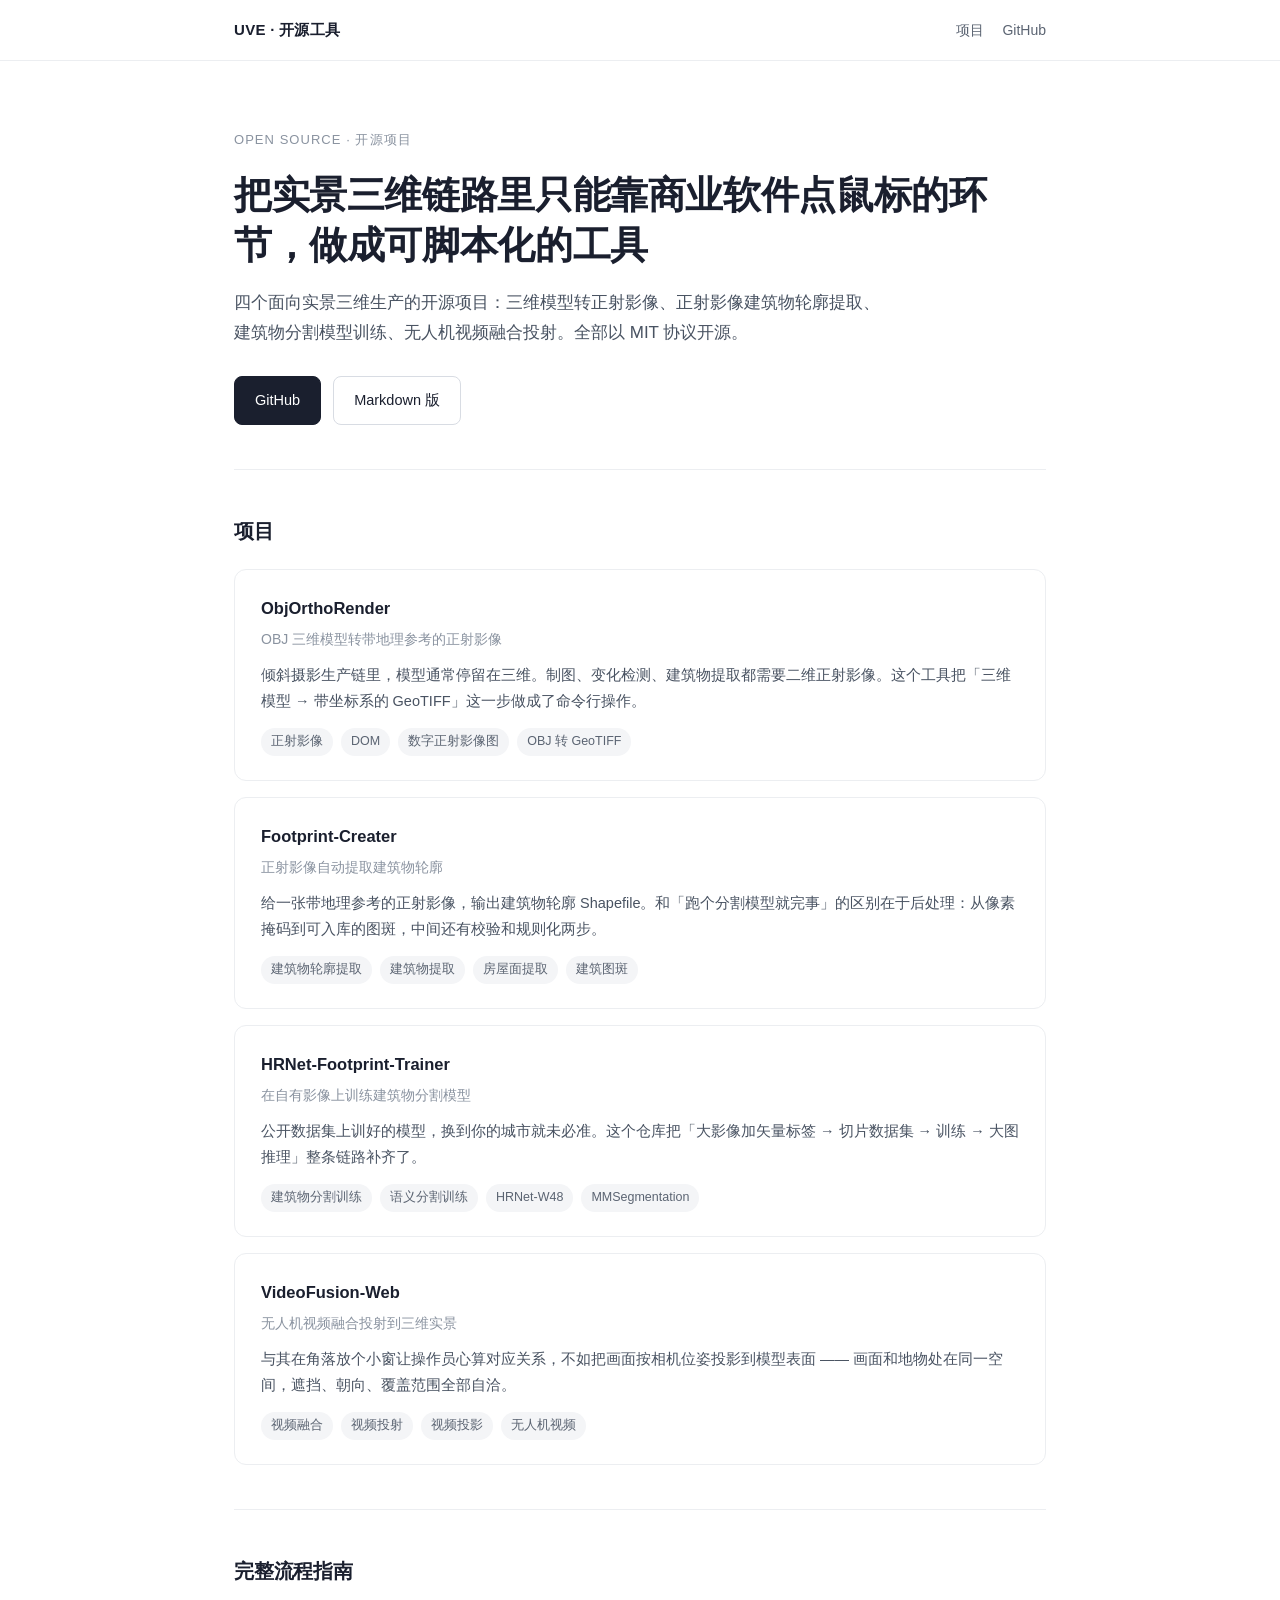
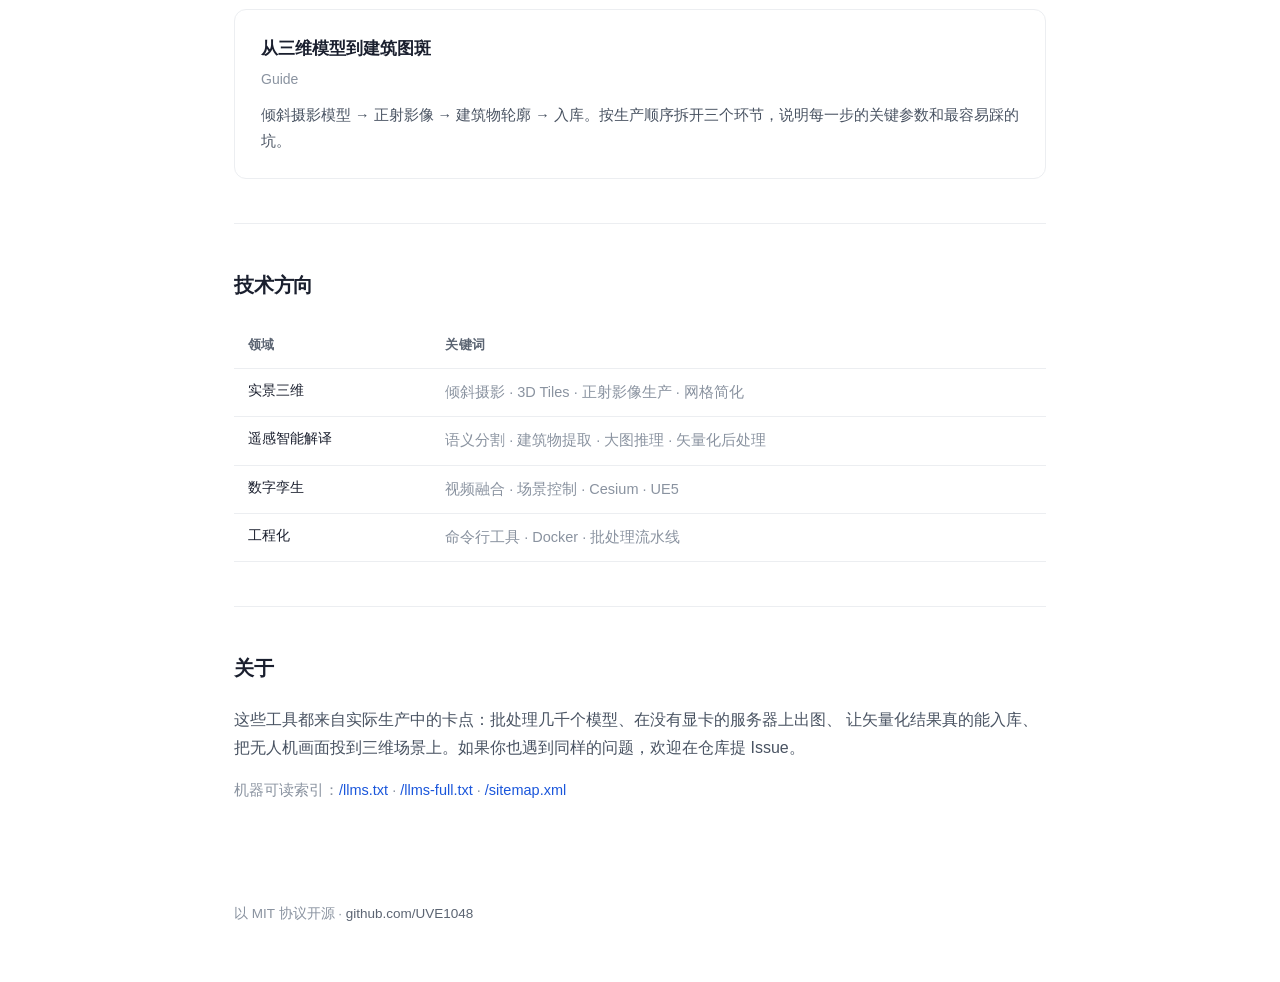
<file: index.html>
<!DOCTYPE html>
<html lang="zh-CN">
<head>
<meta charset="utf-8">
<meta name="viewport" content="width=device-width,initial-scale=1">
<title>UVE · 三维 GIS、摄影测量与遥感影像处理开源工具</title>
<meta name="description" content="三维 GIS、摄影测量与遥感影像处理的开源工具：OBJ 模型转正射影像、正射影像建筑物轮廓提取、建筑物分割模型训练、无人机视频融合投射。全部 MIT 开源。">
<meta name="keywords" content="正射影像, DOM, 建筑物轮廓提取, 建筑物提取, 遥感影像, 语义分割, HRNet, 视频融合, 数字孪生, 倾斜摄影, 实景三维, GIS, 摄影测量, orthophoto, building footprint, digital twin">
<meta name="author" content="UVE">
<link rel="canonical" href="https://uve1048.github.io/">
<meta property="og:type" content="website">
<meta property="og:site_name" content="UVE · 三维 GIS 与遥感开源工具">
<meta property="og:title" content="UVE · 三维 GIS、摄影测量与遥感影像处理开源工具">
<meta property="og:description" content="三维 GIS、摄影测量与遥感影像处理的开源工具：OBJ 模型转正射影像、正射影像建筑物轮廓提取、建筑物分割模型训练、无人机视频融合投射。全部 MIT 开源。">
<meta property="og:url" content="https://uve1048.github.io/">
<meta property="og:image" content="https://raw.githubusercontent.com/UVE1048/ObjOrthoRender/main/assets/social-preview.png">
<meta name="twitter:card" content="summary_large_image">
<meta name="twitter:title" content="UVE · 三维 GIS、摄影测量与遥感影像处理开源工具">
<meta name="twitter:description" content="三维 GIS、摄影测量与遥感影像处理的开源工具：OBJ 模型转正射影像、正射影像建筑物轮廓提取、建筑物分割模型训练、无人机视频融合投射。全部 MIT 开源。">
<meta name="twitter:image" content="https://raw.githubusercontent.com/UVE1048/ObjOrthoRender/main/assets/social-preview.png">
<link rel="stylesheet" href="/style.css">
<link rel="alternate" type="text/markdown" href="https://uve1048.github.io/index.md">
<script type="application/ld+json">[{"@context": "https://schema.org", "@type": "CollectionPage", "name": "UVE · 三维 GIS 与遥感开源工具", "description": "三维 GIS、摄影测量与遥感影像处理的开源工具：OBJ 模型转正射影像、正射影像建筑物轮廓提取、建筑物分割模型训练、无人机视频融合投射。全部 MIT 开源。", "url": "https://uve1048.github.io/", "hasPart": [{"@type": "SoftwareApplication", "name": "ObjOrthoRender", "url": "https://uve1048.github.io/obj-ortho-render/", "description": "倾斜摄影生产链里，模型通常停留在三维。制图、变化检测、建筑物提取都需要二维正射影像。这个工具把「三维模型 → 带坐标系的 GeoTIFF」这一步做成了命令行操作。"}, {"@type": "SoftwareApplication", "name": "Footprint-Creater", "url": "https://uve1048.github.io/footprint-creater/", "description": "给一张带地理参考的正射影像，输出建筑物轮廓 Shapefile。和「跑个分割模型就完事」的区别在于后处理：从像素掩码到可入库的图斑，中间还有校验和规则化两步。"}, {"@type": "SoftwareApplication", "name": "HRNet-Footprint-Trainer", "url": "https://uve1048.github.io/hrnet-footprint-trainer/", "description": "公开数据集上训好的模型，换到你的城市就未必准。这个仓库把「大影像加矢量标签 → 切片数据集 → 训练 → 大图推理」整条链路补齐了。"}, {"@type": "SoftwareApplication", "name": "VideoFusion-Web", "url": "https://uve1048.github.io/video-fusion-web/", "description": "与其在角落放个小窗让操作员心算对应关系，不如把画面按相机位姿投影到模型表面 —— 画面和地物处在同一空间，遮挡、朝向、覆盖范围全部自洽。"}]}, {"@context": "https://schema.org", "@type": "WebSite", "name": "UVE · 开源工具", "url": "https://uve1048.github.io/", "inLanguage": "zh-CN", "author": {"@type": "Person", "name": "UVE", "url": "https://github.com/UVE1048"}}]</script>
</head>
<body style="--accent:#1a56db">
<header class="top"><div class="wrap">
<a class="brand" href="/">UVE · 开源工具</a>
<nav>
<a href="/#projects">项目</a>
<a href="https://github.com/UVE1048">GitHub</a>
</nav>
</div></header>
<div class="wrap">
  <div class="hero">
    <span class="eyebrow">Open Source · 开源项目</span>
    <h1>把实景三维链路里只能靠商业软件点鼠标的环节，做成可脚本化的工具</h1>
    <p class="lede">四个面向实景三维生产的开源项目：三维模型转正射影像、正射影像建筑物轮廓提取、
    建筑物分割模型训练、无人机视频融合投射。全部以 MIT 协议开源。</p>
    <div class="btnrow">
      <a class="btn primary" href="https://github.com/UVE1048">GitHub</a>
      <a class="btn" href="/index.md">Markdown 版</a>
    </div>
  </div>

  <section id="projects">
    <h2>项目</h2>
    <div class="cards">
    <a class="card" href="/obj-ortho-render/">
      <div class="t">ObjOrthoRender</div>
      <div class="s">OBJ 三维模型转带地理参考的正射影像</div>
      <p class="d">倾斜摄影生产链里，模型通常停留在三维。制图、变化检测、建筑物提取都需要二维正射影像。这个工具把「三维模型 → 带坐标系的 GeoTIFF」这一步做成了命令行操作。</p>
      <div class="tags"><span>正射影像</span><span> DOM</span><span> 数字正射影像图</span><span> OBJ 转 GeoTIFF</span></div>
    </a>
    <a class="card" href="/footprint-creater/">
      <div class="t">Footprint-Creater</div>
      <div class="s">正射影像自动提取建筑物轮廓</div>
      <p class="d">给一张带地理参考的正射影像，输出建筑物轮廓 Shapefile。和「跑个分割模型就完事」的区别在于后处理：从像素掩码到可入库的图斑，中间还有校验和规则化两步。</p>
      <div class="tags"><span>建筑物轮廓提取</span><span> 建筑物提取</span><span> 房屋面提取</span><span> 建筑图斑</span></div>
    </a>
    <a class="card" href="/hrnet-footprint-trainer/">
      <div class="t">HRNet-Footprint-Trainer</div>
      <div class="s">在自有影像上训练建筑物分割模型</div>
      <p class="d">公开数据集上训好的模型，换到你的城市就未必准。这个仓库把「大影像加矢量标签 → 切片数据集 → 训练 → 大图推理」整条链路补齐了。</p>
      <div class="tags"><span>建筑物分割训练</span><span> 语义分割训练</span><span> HRNet-W48</span><span> MMSegmentation</span></div>
    </a>
    <a class="card" href="/video-fusion-web/">
      <div class="t">VideoFusion-Web</div>
      <div class="s">无人机视频融合投射到三维实景</div>
      <p class="d">与其在角落放个小窗让操作员心算对应关系，不如把画面按相机位姿投影到模型表面 —— 画面和地物处在同一空间，遮挡、朝向、覆盖范围全部自洽。</p>
      <div class="tags"><span>视频融合</span><span> 视频投射</span><span> 视频投影</span><span> 无人机视频</span></div>
    </a>
    </div>
  </section>


  <section>
    <h2>完整流程指南</h2>
    <a class="card" href="/guide/">
      <div class="t">从三维模型到建筑图斑</div>
      <div class="s">Guide</div>
      <p class="d">倾斜摄影模型 → 正射影像 → 建筑物轮廓 → 入库。按生产顺序拆开三个环节，说明每一步的关键参数和最容易踩的坑。</p>
    </a>
  </section>
  <section>
    <h2>技术方向</h2>
    <table>
      <thead><tr><th>领域</th><th>关键词</th></tr></thead>
      <tbody>
        <tr><td>实景三维</td><td>倾斜摄影 · 3D Tiles · 正射影像生产 · 网格简化</td></tr>
        <tr><td>遥感智能解译</td><td>语义分割 · 建筑物提取 · 大图推理 · 矢量化后处理</td></tr>
        <tr><td>数字孪生</td><td>视频融合 · 场景控制 · Cesium · UE5</td></tr>
        <tr><td>工程化</td><td>命令行工具 · Docker · 批处理流水线</td></tr>
      </tbody>
    </table>
  </section>

  <section>
    <h2>关于</h2>
    <p style="color:#495362">这些工具都来自实际生产中的卡点：批处理几千个模型、在没有显卡的服务器上出图、
    让矢量化结果真的能入库、把无人机画面投到三维场景上。如果你也遇到同样的问题，欢迎在仓库提 Issue。</p>
    <p style="color:#8a93a0;font-size:14.5px">机器可读索引：<a href="/llms.txt">/llms.txt</a> ·
    <a href="/llms-full.txt">/llms-full.txt</a> · <a href="/sitemap.xml">/sitemap.xml</a></p>
  </section>
</div>
<footer><div class="wrap">以 MIT 协议开源 · <a href="https://github.com/UVE1048">github.com/UVE1048</a></div></footer>
</body>
</html>
</file>
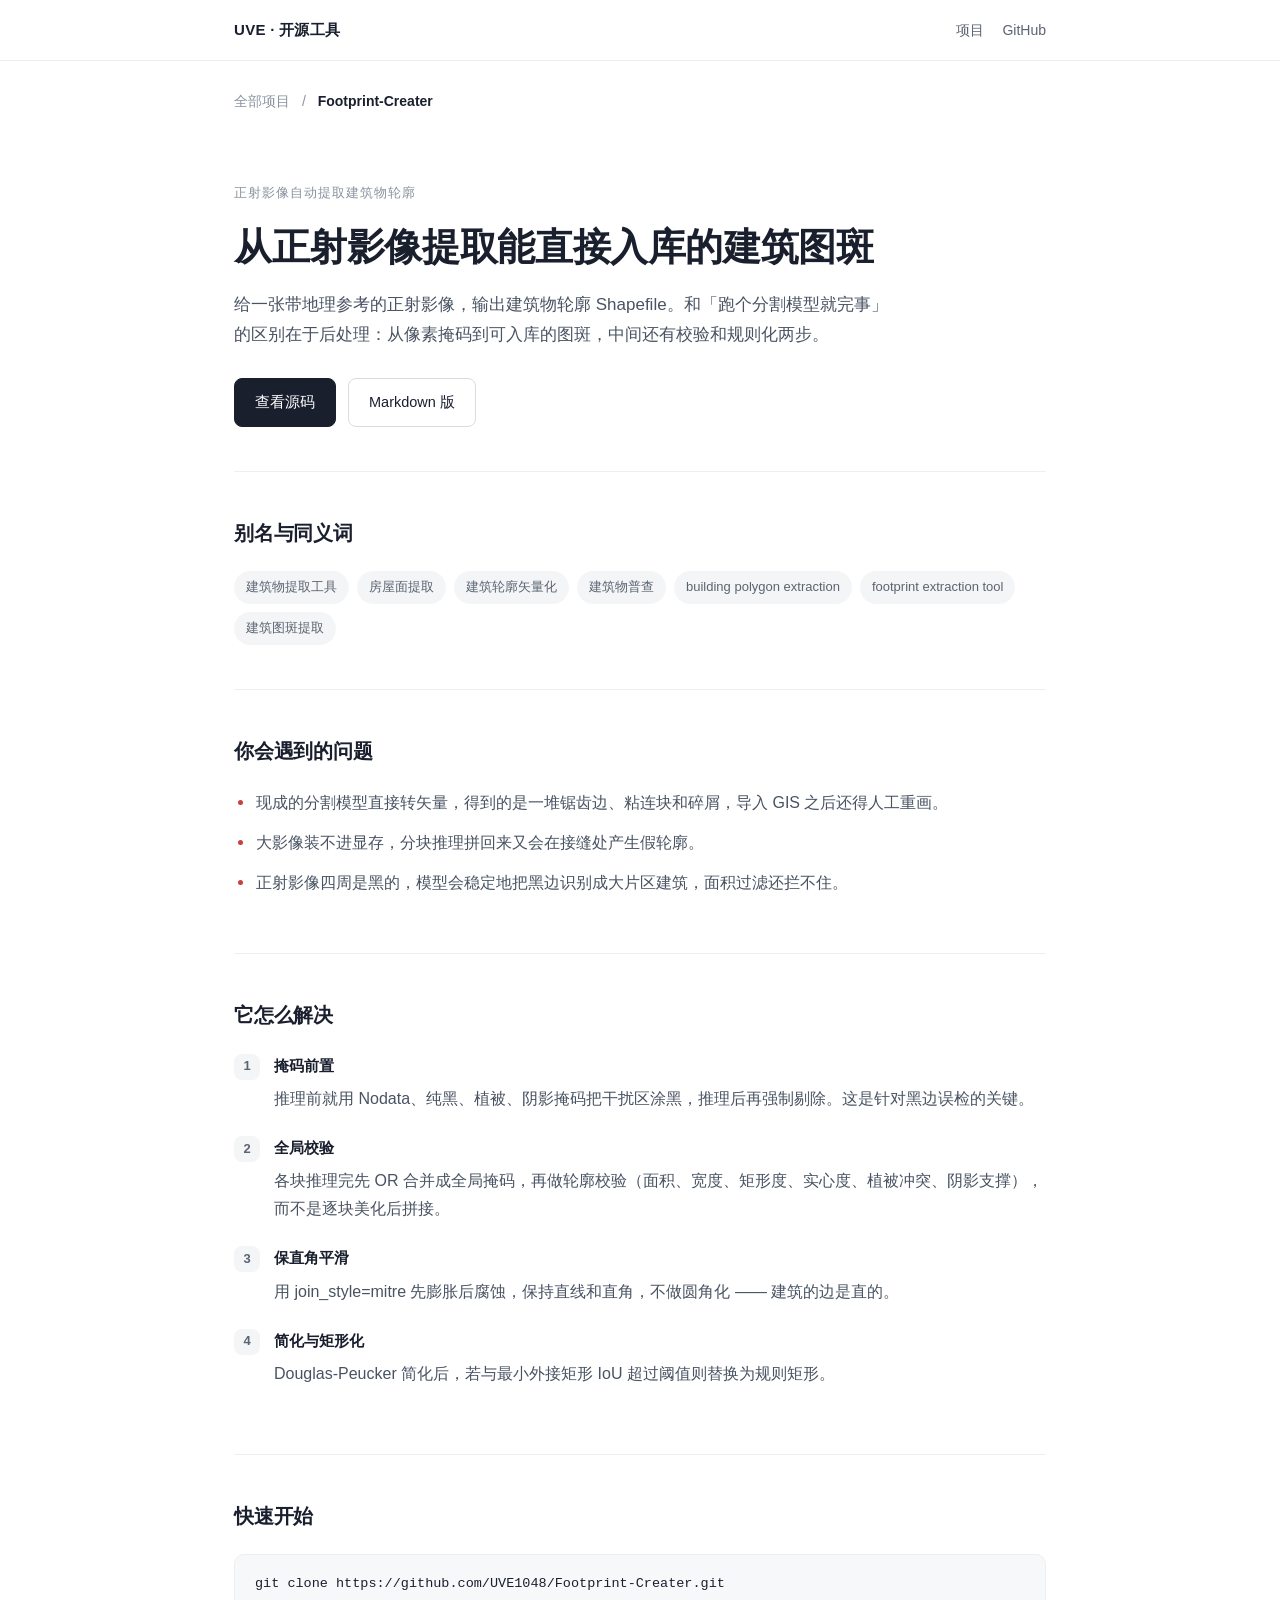
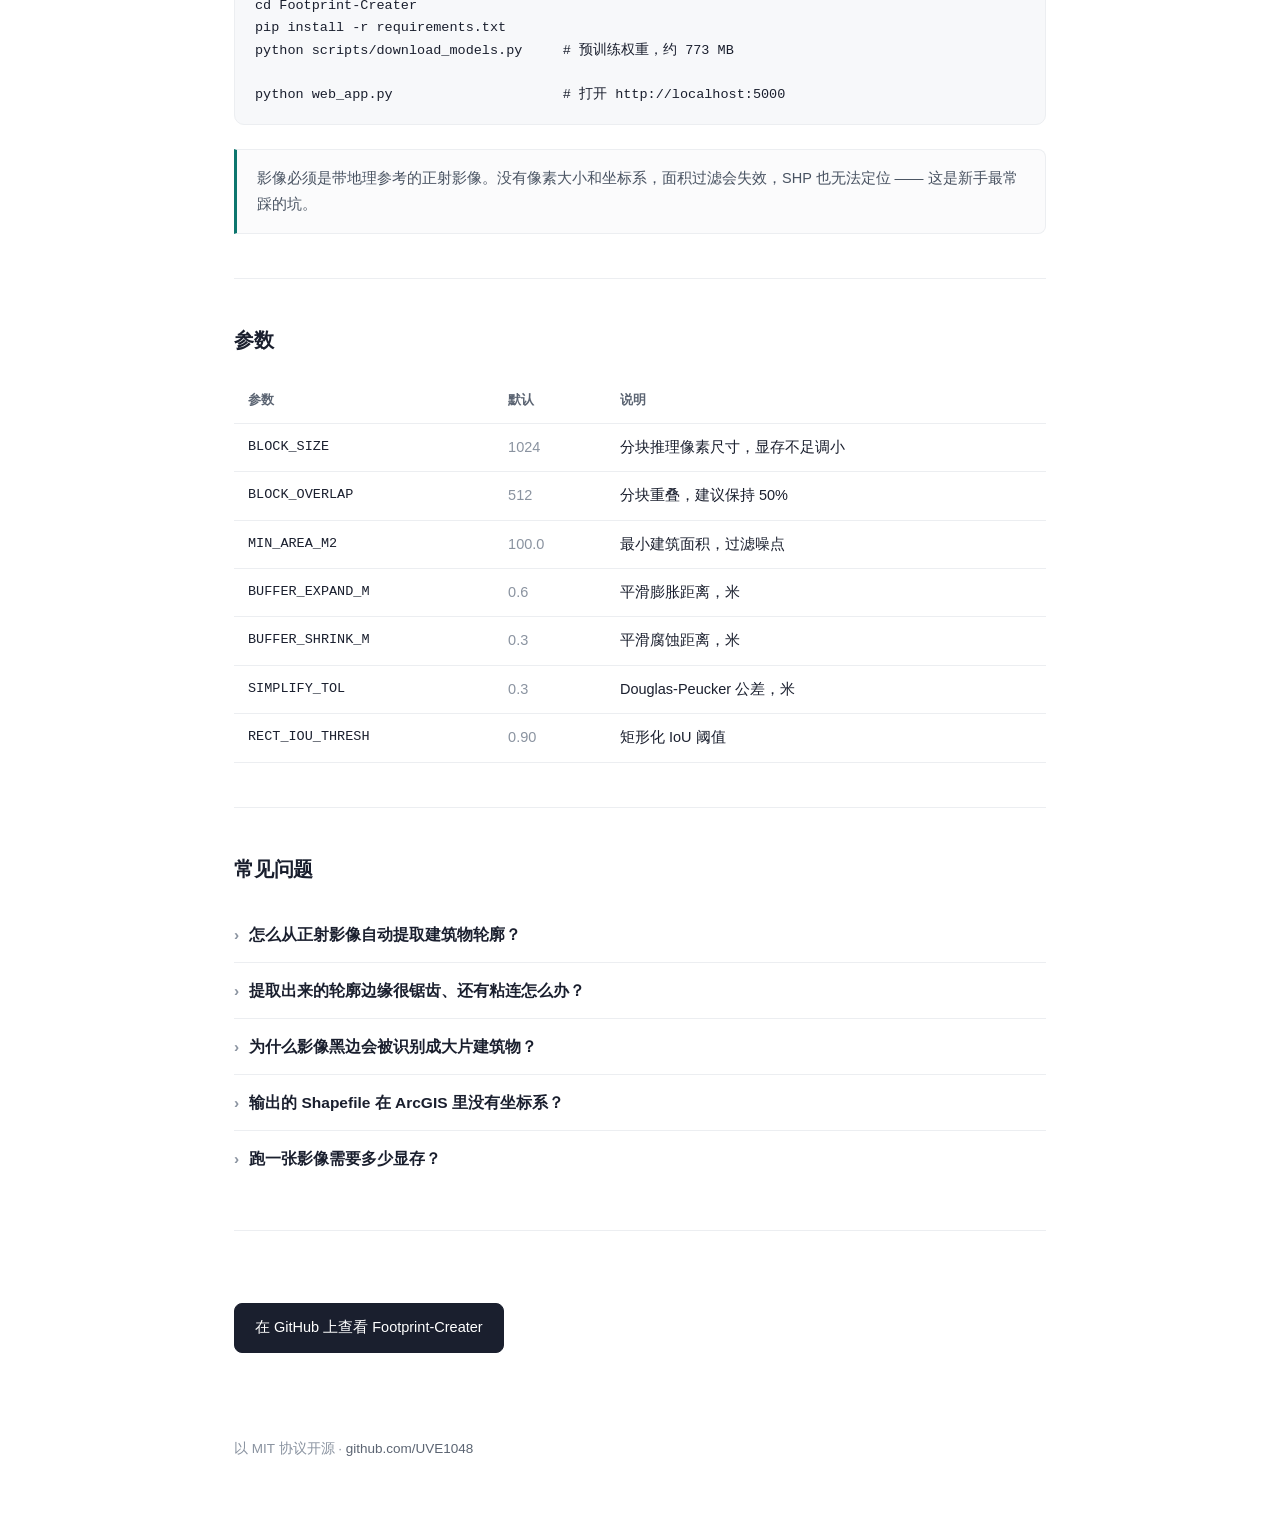
<file: footprint-creater/index.html>
<!DOCTYPE html>
<html lang="zh-CN">
<head>
<meta charset="utf-8">
<meta name="viewport" content="width=device-width,initial-scale=1">
<title>从正射影像提取能直接入库的建筑图斑 — Footprint-Creater</title>
<meta name="description" content="给一张带地理参考的正射影像，输出建筑物轮廓 Shapefile。和「跑个分割模型就完事」的区别在于后处理：从像素掩码到可入库的图斑，中间还有校验和规则化两步。">
<meta name="keywords" content="建筑物轮廓提取, 建筑物提取, 房屋面提取, 建筑图斑, 正射影像, 遥感影像, 语义分割, HRNet, Shapefile, 建筑物普查, 城市更新, building footprint, building extraction, semantic segmentation, 建筑物提取工具, 房屋面提取, 建筑轮廓矢量化, 建筑物普查, building polygon extraction, footprint extraction tool, 建筑图斑提取">
<meta name="author" content="UVE">
<link rel="canonical" href="https://uve1048.github.io/footprint-creater/">
<meta property="og:type" content="website">
<meta property="og:site_name" content="UVE · 三维 GIS 与遥感开源工具">
<meta property="og:title" content="从正射影像提取能直接入库的建筑图斑 — Footprint-Creater">
<meta property="og:description" content="给一张带地理参考的正射影像，输出建筑物轮廓 Shapefile。和「跑个分割模型就完事」的区别在于后处理：从像素掩码到可入库的图斑，中间还有校验和规则化两步。">
<meta property="og:url" content="https://uve1048.github.io/footprint-creater/">
<meta property="og:image" content="https://raw.githubusercontent.com/UVE1048/Footprint-Creater/main/assets/social-preview.png">
<meta name="twitter:card" content="summary_large_image">
<meta name="twitter:title" content="从正射影像提取能直接入库的建筑图斑 — Footprint-Creater">
<meta name="twitter:description" content="给一张带地理参考的正射影像，输出建筑物轮廓 Shapefile。和「跑个分割模型就完事」的区别在于后处理：从像素掩码到可入库的图斑，中间还有校验和规则化两步。">
<meta name="twitter:image" content="https://raw.githubusercontent.com/UVE1048/Footprint-Creater/main/assets/social-preview.png">
<link rel="stylesheet" href="/style.css">
<link rel="alternate" type="text/markdown" href="https://uve1048.github.io/footprint-creater/index.md">
<script type="application/ld+json">[{"@context": "https://schema.org", "@type": "SoftwareApplication", "name": "Footprint-Creater", "applicationCategory": "DeveloperApplication", "operatingSystem": "Windows, Linux, macOS", "description": "给一张带地理参考的正射影像，输出建筑物轮廓 Shapefile。和「跑个分割模型就完事」的区别在于后处理：从像素掩码到可入库的图斑，中间还有校验和规则化两步。", "url": "https://uve1048.github.io/footprint-creater/", "codeRepository": "https://github.com/UVE1048/Footprint-Creater", "license": "https://opensource.org/licenses/MIT", "author": {"@type": "Person", "name": "UVE", "url": "https://github.com/UVE1048"}, "keywords": "建筑物轮廓提取, 建筑物提取, 房屋面提取, 建筑图斑, 正射影像, 遥感影像, 语义分割, HRNet, Shapefile, 建筑物普查, 城市更新, building footprint, building extraction, semantic segmentation, 建筑物提取工具, 房屋面提取, 建筑轮廓矢量化, 建筑物普查, building polygon extraction, footprint extraction tool, 建筑图斑提取", "alternateName": ["建筑物提取工具", "房屋面提取", "建筑轮廓矢量化", "建筑物普查", "building polygon extraction", "footprint extraction tool", "建筑图斑提取"], "offers": {"@type": "Offer", "price": "0", "priceCurrency": "CNY"}}, {"@context": "https://schema.org", "@type": "BreadcrumbList", "itemListElement": [{"@type": "ListItem", "position": 1, "name": "全部项目", "item": "https://uve1048.github.io/"}, {"@type": "ListItem", "position": 2, "name": "Footprint-Creater", "item": "https://uve1048.github.io/footprint-creater/"}]}, {"@context": "https://schema.org", "@type": "FAQPage", "mainEntity": [{"@type": "Question", "name": "怎么从正射影像自动提取建筑物轮廓？", "acceptedAnswer": {"@type": "Answer", "text": "启动 web_app.py 打开控制台，上传带地理参考的 .tif，点开始处理。程序会执行分块推理、全局轮廓校验、简化与矩形化，最后输出 buildings.shp 及预览图。"}}, {"@type": "Question", "name": "提取出来的轮廓边缘很锯齿、还有粘连怎么办？", "acceptedAnswer": {"@type": "Answer", "text": "这是直接拿语义分割掩码转矢量的典型结果。本项目在转矢量前做了全局轮廓校验（面积、宽度、矩形度、实心度、植被冲突、阴影支撑），之后再用 mitre 保直角平滑，最后做 Douglas-Peucker 简化，IoU 超过阈值的图斑替换为规则矩形。"}}, {"@type": "Question", "name": "为什么影像黑边会被识别成大片建筑物？", "acceptedAnswer": {"@type": "Answer", "text": "斜切的正射影像四周是黑色 Nodata，分割模型会稳定地把这块区域判成建筑，而且连成一片导致面积过滤拦不住。本项目在推理前就用 Nodata、纯黑、植被、阴影掩码把干扰区涂黑，推理后再强制从结果剔除。"}}, {"@type": "Question", "name": "输出的 Shapefile 在 ArcGIS 里没有坐标系？", "acceptedAnswer": {"@type": "Answer", "text": "输出时会尽量把 CRS 转成整数 EPSG 码再写出，保证 .prj 被正确识别；拿不到 EPSG 时退回原始 CRS WKT 并手工补写 .prj 文件。"}}, {"@type": "Question", "name": "跑一张影像需要多少显存？", "acceptedAnswer": {"@type": "Answer", "text": "8 GB 显存下 BLOCK_SIZE=1024、BLOCK_OVERLAP=512 是稳妥配置。显存不足就调小 BLOCK_SIZE，大建筑常被切断时调大。"}}]}]</script>
</head>
<body style="--accent:#0d766e">
<header class="top"><div class="wrap">
<a class="brand" href="/">UVE · 开源工具</a>
<nav>
<a href="/#projects">项目</a>
<a href="https://github.com/UVE1048">GitHub</a>
</nav>
</div></header>
<div class="wrap">
  <nav class="bc" aria-label="breadcrumb"><a href="/">全部项目</a> <span>/</span> <b>Footprint-Creater</b></nav>
  <div class="hero">
    <span class="eyebrow">正射影像自动提取建筑物轮廓</span>
    <h1>从正射影像提取能直接入库的建筑图斑</h1>
    <p class="lede">给一张带地理参考的正射影像，输出建筑物轮廓 Shapefile。和「跑个分割模型就完事」的区别在于后处理：从像素掩码到可入库的图斑，中间还有校验和规则化两步。</p>
    <div class="btnrow">
      <a class="btn primary" href="https://github.com/UVE1048/Footprint-Creater">查看源码</a>
      <a class="btn" href="https://uve1048.github.io/footprint-creater/index.md">Markdown 版</a>
    </div>
  </div>

  <section>
    <h2>别名与同义词</h2>
    <div class="aliases"><span class="al">建筑物提取工具</span><span class="al">房屋面提取</span><span class="al">建筑轮廓矢量化</span><span class="al">建筑物普查</span><span class="al">building polygon extraction</span><span class="al">footprint extraction tool</span><span class="al">建筑图斑提取</span></div>
  </section>

  <section>
    <h2>你会遇到的问题</h2>
    <ul class="pain"><li>现成的分割模型直接转矢量，得到的是一堆锯齿边、粘连块和碎屑，导入 GIS 之后还得人工重画。</li>
<li>大影像装不进显存，分块推理拼回来又会在接缝处产生假轮廓。</li>
<li>正射影像四周是黑的，模型会稳定地把黑边识别成大片区建筑，面积过滤还拦不住。</li></ul>
  </section>

  <section>
    <h2>它怎么解决</h2>
    <ol class="how"><li><h3>掩码前置</h3><p>推理前就用 Nodata、纯黑、植被、阴影掩码把干扰区涂黑，推理后再强制剔除。这是针对黑边误检的关键。</p></li>
<li><h3>全局校验</h3><p>各块推理完先 OR 合并成全局掩码，再做轮廓校验（面积、宽度、矩形度、实心度、植被冲突、阴影支撑），而不是逐块美化后拼接。</p></li>
<li><h3>保直角平滑</h3><p>用 join_style=mitre 先膨胀后腐蚀，保持直线和直角，不做圆角化 —— 建筑的边是直的。</p></li>
<li><h3>简化与矩形化</h3><p>Douglas-Peucker 简化后，若与最小外接矩形 IoU 超过阈值则替换为规则矩形。</p></li></ol>
  </section>

  <section>
    <h2>快速开始</h2>
    <pre><code>git clone https://github.com/UVE1048/Footprint-Creater.git
cd Footprint-Creater
pip install -r requirements.txt
python scripts/download_models.py     # 预训练权重，约 773 MB

python web_app.py                     # 打开 http://localhost:5000</code></pre>
    <div class="callout">影像必须是带地理参考的正射影像。没有像素大小和坐标系，面积过滤会失效，SHP 也无法定位 —— 这是新手最常踩的坑。</div>
  </section>

  <section>
    <h2>参数</h2>
    <table><thead><tr><th>参数</th><th>默认</th><th>说明</th></tr></thead>
    <tbody><tr><td>BLOCK_SIZE</td><td>1024</td><td>分块推理像素尺寸，显存不足调小</td></tr>
<tr><td>BLOCK_OVERLAP</td><td>512</td><td>分块重叠，建议保持 50%</td></tr>
<tr><td>MIN_AREA_M2</td><td>100.0</td><td>最小建筑面积，过滤噪点</td></tr>
<tr><td>BUFFER_EXPAND_M</td><td>0.6</td><td>平滑膨胀距离，米</td></tr>
<tr><td>BUFFER_SHRINK_M</td><td>0.3</td><td>平滑腐蚀距离，米</td></tr>
<tr><td>SIMPLIFY_TOL</td><td>0.3</td><td>Douglas-Peucker 公差，米</td></tr>
<tr><td>RECT_IOU_THRESH</td><td>0.90</td><td>矩形化 IoU 阈值</td></tr></tbody></table>
  </section>

  <section>
    <h2>常见问题</h2>
    <div class="faq"><details><summary>怎么从正射影像自动提取建筑物轮廓？</summary><p>启动 web_app.py 打开控制台，上传带地理参考的 .tif，点开始处理。程序会执行分块推理、全局轮廓校验、简化与矩形化，最后输出 buildings.shp 及预览图。</p></details>
<details><summary>提取出来的轮廓边缘很锯齿、还有粘连怎么办？</summary><p>这是直接拿语义分割掩码转矢量的典型结果。本项目在转矢量前做了全局轮廓校验（面积、宽度、矩形度、实心度、植被冲突、阴影支撑），之后再用 mitre 保直角平滑，最后做 Douglas-Peucker 简化，IoU 超过阈值的图斑替换为规则矩形。</p></details>
<details><summary>为什么影像黑边会被识别成大片建筑物？</summary><p>斜切的正射影像四周是黑色 Nodata，分割模型会稳定地把这块区域判成建筑，而且连成一片导致面积过滤拦不住。本项目在推理前就用 Nodata、纯黑、植被、阴影掩码把干扰区涂黑，推理后再强制从结果剔除。</p></details>
<details><summary>输出的 Shapefile 在 ArcGIS 里没有坐标系？</summary><p>输出时会尽量把 CRS 转成整数 EPSG 码再写出，保证 .prj 被正确识别；拿不到 EPSG 时退回原始 CRS WKT 并手工补写 .prj 文件。</p></details>
<details><summary>跑一张影像需要多少显存？</summary><p>8 GB 显存下 BLOCK_SIZE=1024、BLOCK_OVERLAP=512 是稳妥配置。显存不足就调小 BLOCK_SIZE，大建筑常被切断时调大。</p></details></div>
  </section>

  <section>
    <div class="btnrow">
      <a class="btn primary" href="https://github.com/UVE1048/Footprint-Creater">在 GitHub 上查看 Footprint-Creater</a>
    </div>
  </section>
</div>
<footer><div class="wrap">以 MIT 协议开源 · <a href="https://github.com/UVE1048">github.com/UVE1048</a></div></footer>
</body>
</html>
</file>
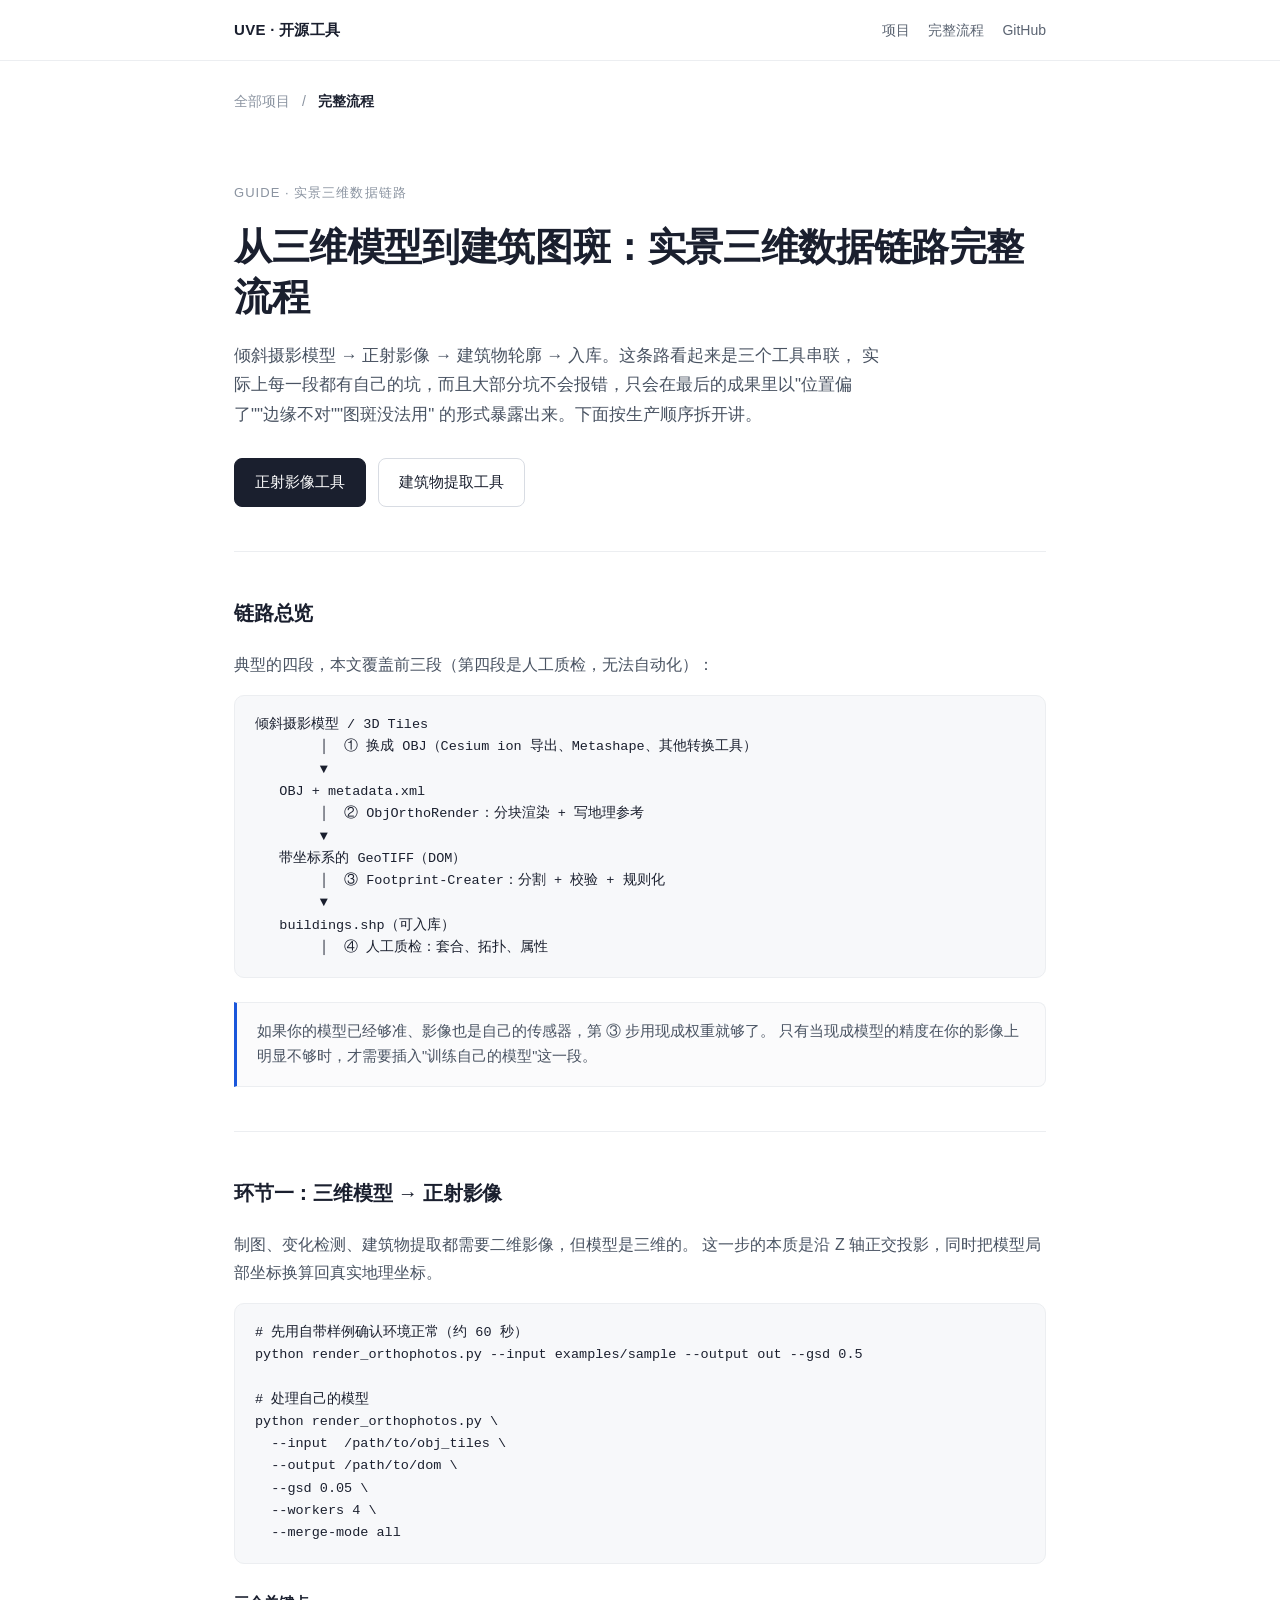
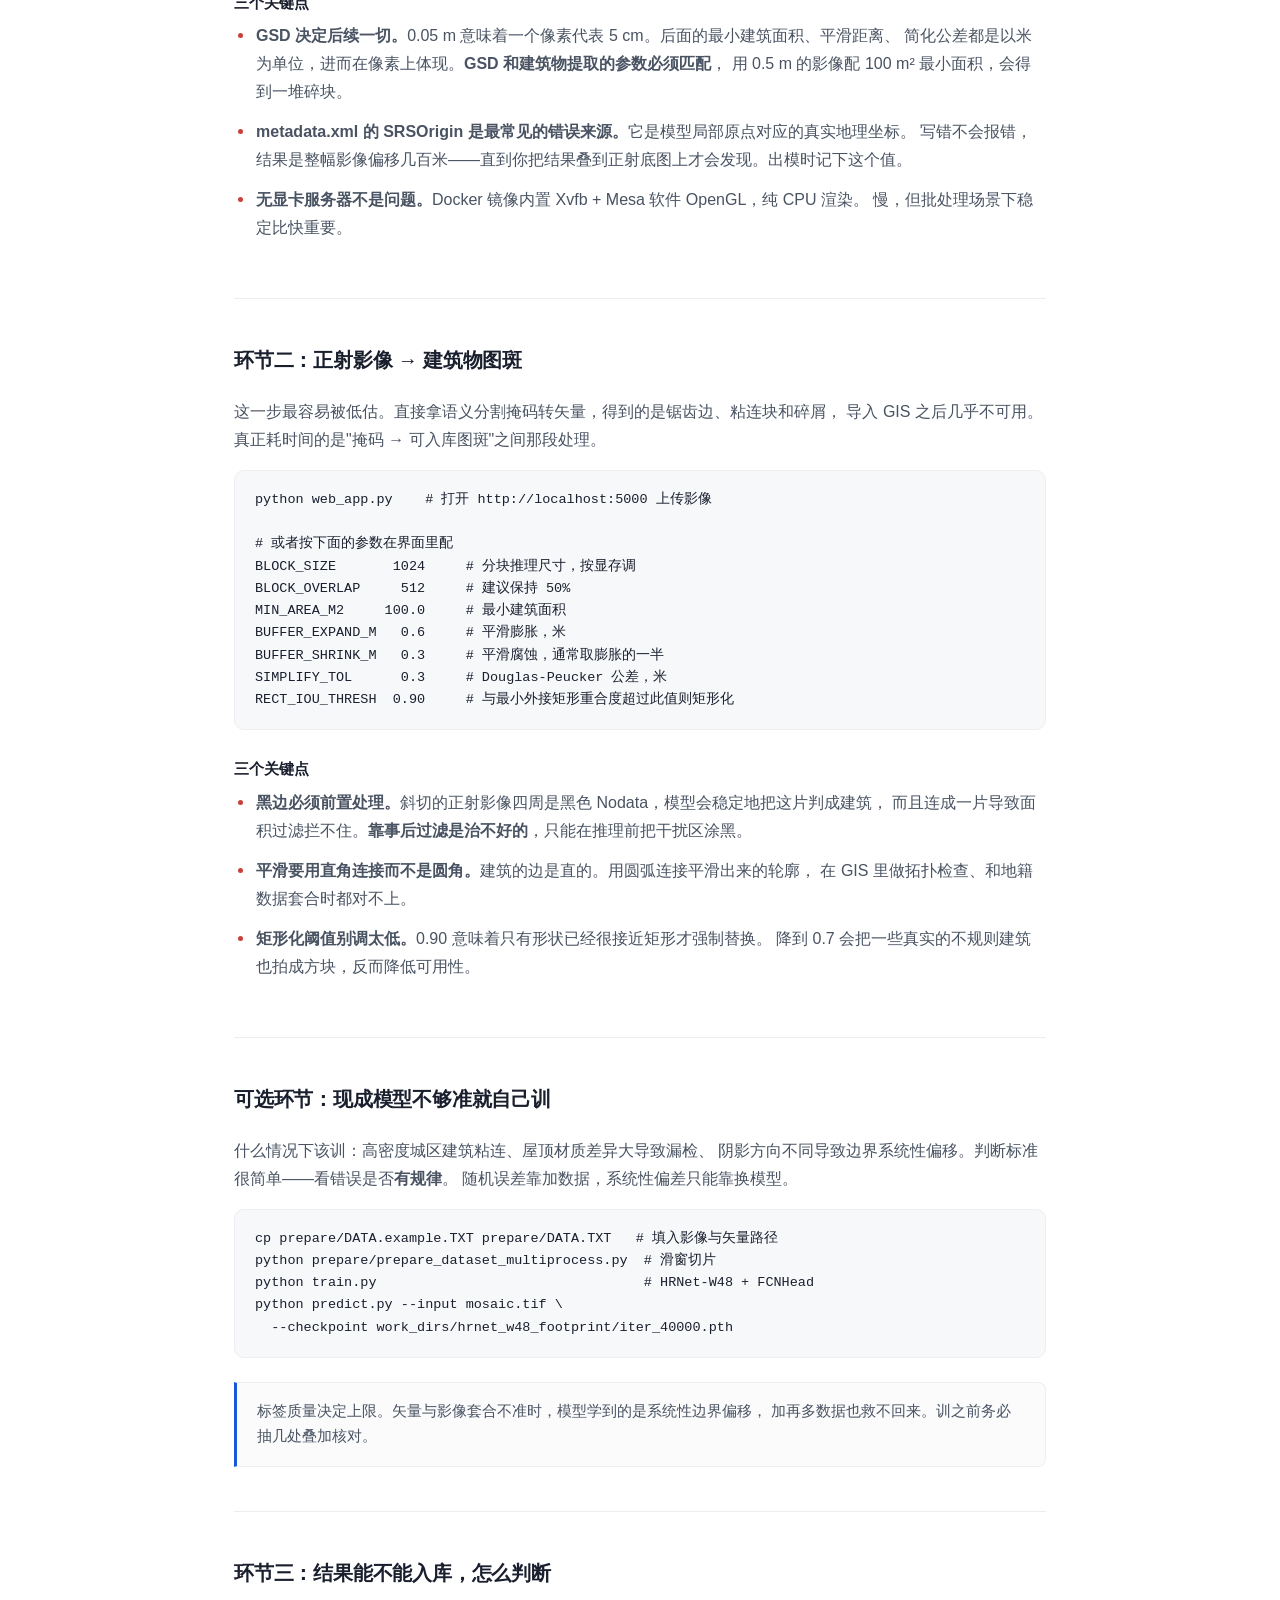
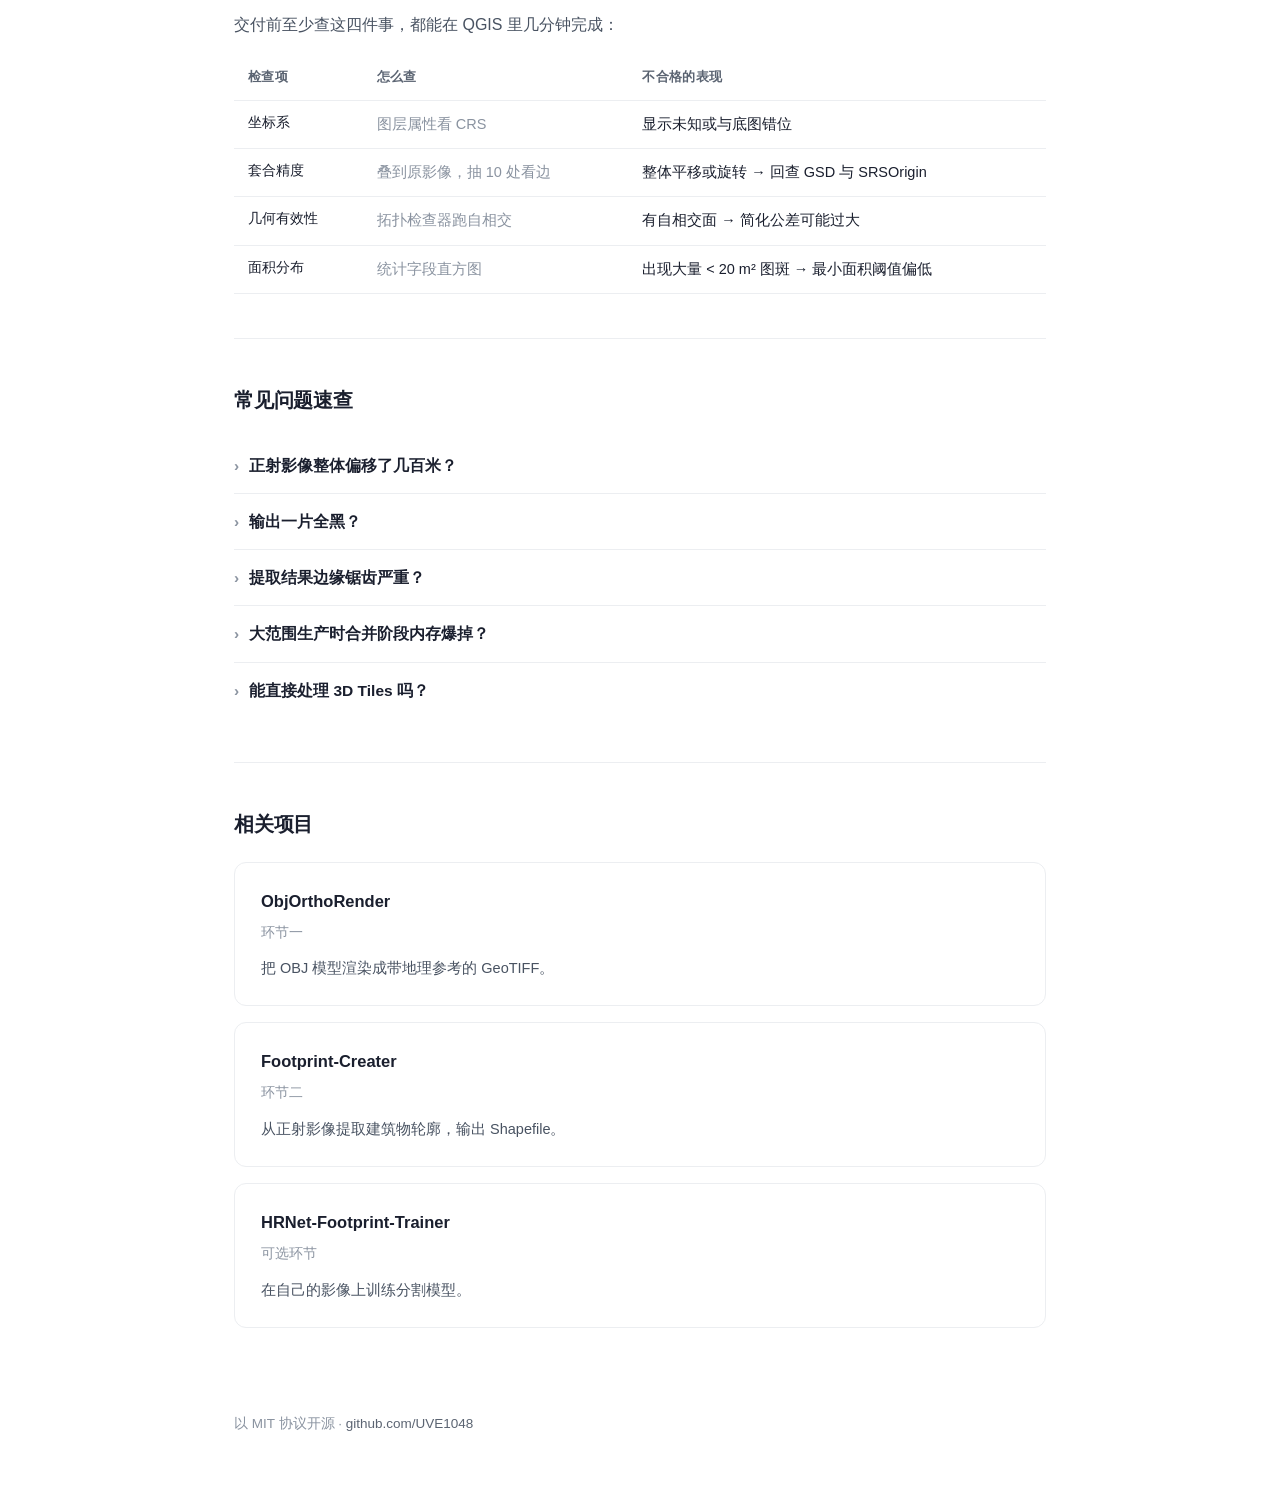
<file: guide/index.html>
<!DOCTYPE html>
<html lang="zh-CN">
<head>
<meta charset="utf-8">
<meta name="viewport" content="width=device-width,initial-scale=1">
<title>从三维模型到建筑图斑：实景三维数据链路完整流程</title>
<meta name="description" content="倾斜摄影模型如何变成可入库的建筑矢量：正射影像渲染、建筑物轮廓提取、模型训练三个环节的具体命令、关键参数与常见坑。基于开源工具链，全部可脚本化。">
<meta name="keywords" content="实景三维, 倾斜摄影, 正射影像, DOM, 建筑物轮廓提取, 建筑物提取, 数据链路, 3D Tiles, OBJ, GeoTIFF, Shapefile, 遥感影像处理, 矢量化, orthophoto, building footprint">
<meta name="author" content="UVE">
<link rel="canonical" href="https://uve1048.github.io/guide/">
<meta property="og:type" content="website">
<meta property="og:site_name" content="UVE · 三维 GIS 与遥感开源工具">
<meta property="og:title" content="从三维模型到建筑图斑：实景三维数据链路完整流程">
<meta property="og:description" content="倾斜摄影模型如何变成可入库的建筑矢量：正射影像渲染、建筑物轮廓提取、模型训练三个环节的具体命令、关键参数与常见坑。基于开源工具链，全部可脚本化。">
<meta property="og:url" content="https://uve1048.github.io/guide/">
<meta property="og:image" content="https://raw.githubusercontent.com/UVE1048/ObjOrthoRender/main/assets/social-preview.png">
<meta name="twitter:card" content="summary_large_image">
<meta name="twitter:title" content="从三维模型到建筑图斑：实景三维数据链路完整流程">
<meta name="twitter:description" content="倾斜摄影模型如何变成可入库的建筑矢量：正射影像渲染、建筑物轮廓提取、模型训练三个环节的具体命令、关键参数与常见坑。基于开源工具链，全部可脚本化。">
<meta name="twitter:image" content="https://raw.githubusercontent.com/UVE1048/ObjOrthoRender/main/assets/social-preview.png">
<link rel="stylesheet" href="/style.css">
<link rel="alternate" type="text/markdown" href="https://uve1048.github.io/guide/index.md">
<script type="application/ld+json">[{"@context": "https://schema.org", "@type": "TechArticle", "headline": "从三维模型到建筑图斑：实景三维数据链路完整流程", "description": "倾斜摄影模型如何变成可入库的建筑矢量：正射影像渲染、建筑物轮廓提取、模型训练三个环节的具体命令、关键参数与常见坑。基于开源工具链，全部可脚本化。", "url": "https://uve1048.github.io/guide/", "inLanguage": "zh-CN", "keywords": "实景三维, 倾斜摄影, 正射影像, DOM, 建筑物轮廓提取, 建筑物提取, 数据链路, 3D Tiles, OBJ, GeoTIFF, Shapefile, 遥感影像处理, 矢量化, orthophoto, building footprint", "author": {"@type": "Person", "name": "UVE", "url": "https://github.com/UVE1048"}, "publisher": {"@type": "Organization", "name": "UVE"}, "datePublished": "2026-11-03", "dateModified": "2026-11-03"}, {"@context": "https://schema.org", "@type": "BreadcrumbList", "itemListElement": [{"@type": "ListItem", "position": 1, "name": "全部项目", "item": "https://uve1048.github.io/"}, {"@type": "ListItem", "position": 2, "name": "完整流程", "item": "https://uve1048.github.io/guide/"}]}]</script>
</head>
<body style="--accent:#1a56db">
<header class="top"><div class="wrap">
<a class="brand" href="/">UVE · 开源工具</a>
<nav>
<a href="/#projects">项目</a>
<a href="/guide/">完整流程</a>
<a href="https://github.com/UVE1048">GitHub</a>
</nav>
</div></header>
<div class="wrap">
  <nav class="bc"><a href="/">全部项目</a> <span>/</span> <b>完整流程</b></nav>
  <div class="hero">
    <span class="eyebrow">Guide · 实景三维数据链路</span>
    <h1>从三维模型到建筑图斑：实景三维数据链路完整流程</h1>
    <p class="lede">倾斜摄影模型 → 正射影像 → 建筑物轮廓 → 入库。这条路看起来是三个工具串联，
    实际上每一段都有自己的坑，而且大部分坑不会报错，只会在最后的成果里以"位置偏了""边缘不对""图斑没法用"
    的形式暴露出来。下面按生产顺序拆开讲。</p>
    <div class="btnrow">
      <a class="btn primary" href="/obj-ortho-render/">正射影像工具</a>
      <a class="btn" href="/footprint-creater/">建筑物提取工具</a>
    </div>
  </div>

  <section><h2>链路总览</h2>
    <p style="color:#495362">典型的四段，本文覆盖前三段（第四段是人工质检，无法自动化）：</p>
    <pre><code>倾斜摄影模型 / 3D Tiles
        │  ① 换成 OBJ（Cesium ion 导出、Metashape、其他转换工具）
        ▼
   OBJ + metadata.xml
        │  ② ObjOrthoRender：分块渲染 + 写地理参考
        ▼
   带坐标系的 GeoTIFF（DOM）
        │  ③ Footprint-Creater：分割 + 校验 + 规则化
        ▼
   buildings.shp（可入库）
        │  ④ 人工质检：套合、拓扑、属性</code></pre>
    <div class="callout">如果你的模型已经够准、影像也是自己的传感器，第 ③ 步用现成权重就够了。
    只有当现成模型的精度在你的影像上明显不够时，才需要插入"训练自己的模型"这一段。</div>
  </section>

  <section><h2>环节一：三维模型 → 正射影像</h2>
    <p style="color:#495362">制图、变化检测、建筑物提取都需要二维影像，但模型是三维的。
    这一步的本质是沿 Z 轴正交投影，同时把模型局部坐标换算回真实地理坐标。</p>
    <pre><code># 先用自带样例确认环境正常（约 60 秒）
python render_orthophotos.py --input examples/sample --output out --gsd 0.5

# 处理自己的模型
python render_orthophotos.py \
  --input  /path/to/obj_tiles \
  --output /path/to/dom \
  --gsd 0.05 \
  --workers 4 \
  --merge-mode all</code></pre>
    <h3 style="margin-top:26px">三个关键点</h3>
    <ul class="pain">
      <li><b>GSD 决定后续一切。</b>0.05 m 意味着一个像素代表 5 cm。后面的最小建筑面积、平滑距离、
      简化公差都是以米为单位，进而在像素上体现。<b>GSD 和建筑物提取的参数必须匹配</b>，
      用 0.5 m 的影像配 100 m² 最小面积，会得到一堆碎块。</li>
      <li><b>metadata.xml 的 SRSOrigin 是最常见的错误来源。</b>它是模型局部原点对应的真实地理坐标。
      写错不会报错，结果是整幅影像偏移几百米——直到你把结果叠到正射底图上才会发现。出模时记下这个值。</li>
      <li><b>无显卡服务器不是问题。</b>Docker 镜像内置 Xvfb + Mesa 软件 OpenGL，纯 CPU 渲染。
      慢，但批处理场景下稳定比快重要。</li>
    </ul>
  </section>

  <section><h2>环节二：正射影像 → 建筑物图斑</h2>
    <p style="color:#495362">这一步最容易被低估。直接拿语义分割掩码转矢量，得到的是锯齿边、粘连块和碎屑，
    导入 GIS 之后几乎不可用。真正耗时间的是"掩码 → 可入库图斑"之间那段处理。</p>
    <pre><code>python web_app.py    # 打开 http://localhost:5000 上传影像

# 或者按下面的参数在界面里配
BLOCK_SIZE       1024     # 分块推理尺寸，按显存调
BLOCK_OVERLAP     512     # 建议保持 50%
MIN_AREA_M2     100.0     # 最小建筑面积
BUFFER_EXPAND_M   0.6     # 平滑膨胀，米
BUFFER_SHRINK_M   0.3     # 平滑腐蚀，通常取膨胀的一半
SIMPLIFY_TOL      0.3     # Douglas-Peucker 公差，米
RECT_IOU_THRESH  0.90     # 与最小外接矩形重合度超过此值则矩形化</code></pre>
    <h3 style="margin-top:26px">三个关键点</h3>
    <ul class="pain">
      <li><b>黑边必须前置处理。</b>斜切的正射影像四周是黑色 Nodata，模型会稳定地把这片判成建筑，
      而且连成一片导致面积过滤拦不住。<b>靠事后过滤是治不好的</b>，只能在推理前把干扰区涂黑。</li>
      <li><b>平滑要用直角连接而不是圆角。</b>建筑的边是直的。用圆弧连接平滑出来的轮廓，
      在 GIS 里做拓扑检查、和地籍数据套合时都对不上。</li>
      <li><b>矩形化阈值别调太低。</b>0.90 意味着只有形状已经很接近矩形才强制替换。
      降到 0.7 会把一些真实的不规则建筑也拍成方块，反而降低可用性。</li>
    </ul>
  </section>

  <section><h2>可选环节：现成模型不够准就自己训</h2>
    <p style="color:#495362">什么情况下该训：高密度城区建筑粘连、屋顶材质差异大导致漏检、
    阴影方向不同导致边界系统性偏移。判断标准很简单——看错误是否<b>有规律</b>。
    随机误差靠加数据，系统性偏差只能靠换模型。</p>
    <pre><code>cp prepare/DATA.example.TXT prepare/DATA.TXT   # 填入影像与矢量路径
python prepare/prepare_dataset_multiprocess.py  # 滑窗切片
python train.py                                 # HRNet-W48 + FCNHead
python predict.py --input mosaic.tif \
  --checkpoint work_dirs/hrnet_w48_footprint/iter_40000.pth</code></pre>
    <div class="callout">标签质量决定上限。矢量与影像套合不准时，模型学到的是系统性边界偏移，
    加再多数据也救不回来。训之前务必抽几处叠加核对。</div>
  </section>

  <section><h2>环节三：结果能不能入库，怎么判断</h2>
    <p style="color:#495362">交付前至少查这四件事，都能在 QGIS 里几分钟完成：</p>
    <table>
      <thead><tr><th>检查项</th><th>怎么查</th><th>不合格的表现</th></tr></thead>
      <tbody>
        <tr><td>坐标系</td><td>图层属性看 CRS</td><td>显示未知或与底图错位</td></tr>
        <tr><td>套合精度</td><td>叠到原影像，抽 10 处看边</td><td>整体平移或旋转 → 回查 GSD 与 SRSOrigin</td></tr>
        <tr><td>几何有效性</td><td>拓扑检查器跑自相交</td><td>有自相交面 → 简化公差可能过大</td></tr>
        <tr><td>面积分布</td><td>统计字段直方图</td><td>出现大量 &lt; 20 m² 图斑 → 最小面积阈值偏低</td></tr>
      </tbody>
    </table>
  </section>

  <section><h2>常见问题速查</h2>
    <div class="faq">
      <details><summary>正射影像整体偏移了几百米？</summary>
        <p>九成是 metadata.xml 的 SRSOrigin 与出模时不一致。其次是 SRS 写成了 EPSG:4326 而实际是 3857。</p></details>
      <details><summary>输出一片全黑？</summary>
        <p>OpenGL 没起来。Docker 下确认 DISPLAY=:99 与 Xvfb；本机跑先执行 glxinfo | grep OpenGL 看有没有 3.3+。</p></details>
      <details><summary>提取结果边缘锯齿严重？</summary>
        <p>说明跳过了规则化，或者 SIMPLIFY_TOL 设得过小。默认 0.3 m 是配合 0.05–0.1 m GSD 的经验值。</p></details>
      <details><summary>大范围生产时合并阶段内存爆掉？</summary>
        <p>改用 --merge-mode subfolder，或用 --subdir 按区块分批处理。all 模式会把全部影像并成一张巨型 TIFF。</p></details>
      <details><summary>能直接处理 3D Tiles 吗？</summary>
        <p>不能，链路第一段需要先把 3D Tiles 转成 OBJ（Cesium ion 导出或第三方转换工具）。本工具从 OBJ 开始。</p></details>
    </div>
  </section>

  <section><h2>相关项目</h2>
    <div class="cards">
      <a class="card" href="/obj-ortho-render/"><div class="t">ObjOrthoRender</div>
        <div class="s">环节一</div><p class="d">把 OBJ 模型渲染成带地理参考的 GeoTIFF。</p></a>
      <a class="card" href="/footprint-creater/"><div class="t">Footprint-Creater</div>
        <div class="s">环节二</div><p class="d">从正射影像提取建筑物轮廓，输出 Shapefile。</p></a>
      <a class="card" href="/hrnet-footprint-trainer/"><div class="t">HRNet-Footprint-Trainer</div>
        <div class="s">可选环节</div><p class="d">在自己的影像上训练分割模型。</p></a>
    </div>
  </section>
</div>
<footer><div class="wrap">以 MIT 协议开源 · <a href="https://github.com/UVE1048">github.com/UVE1048</a></div></footer>
</body>
</html>
</file>
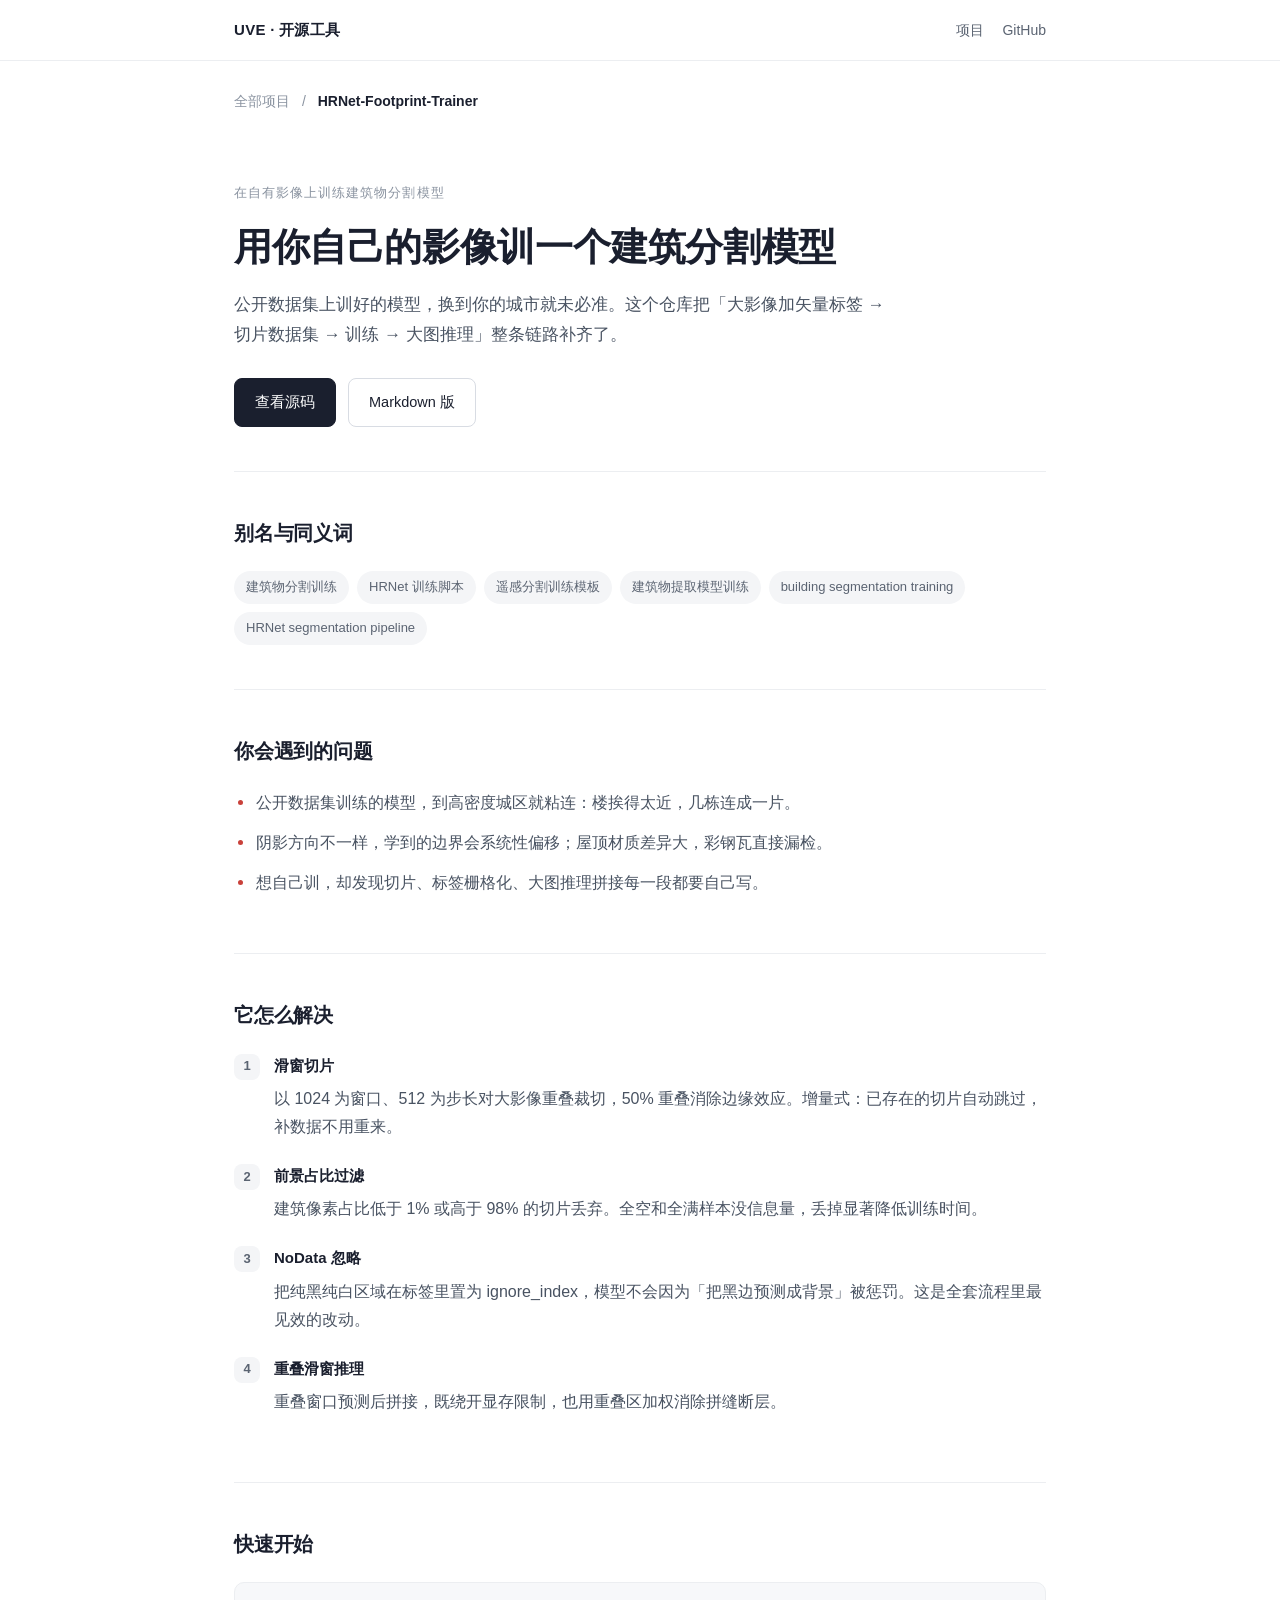
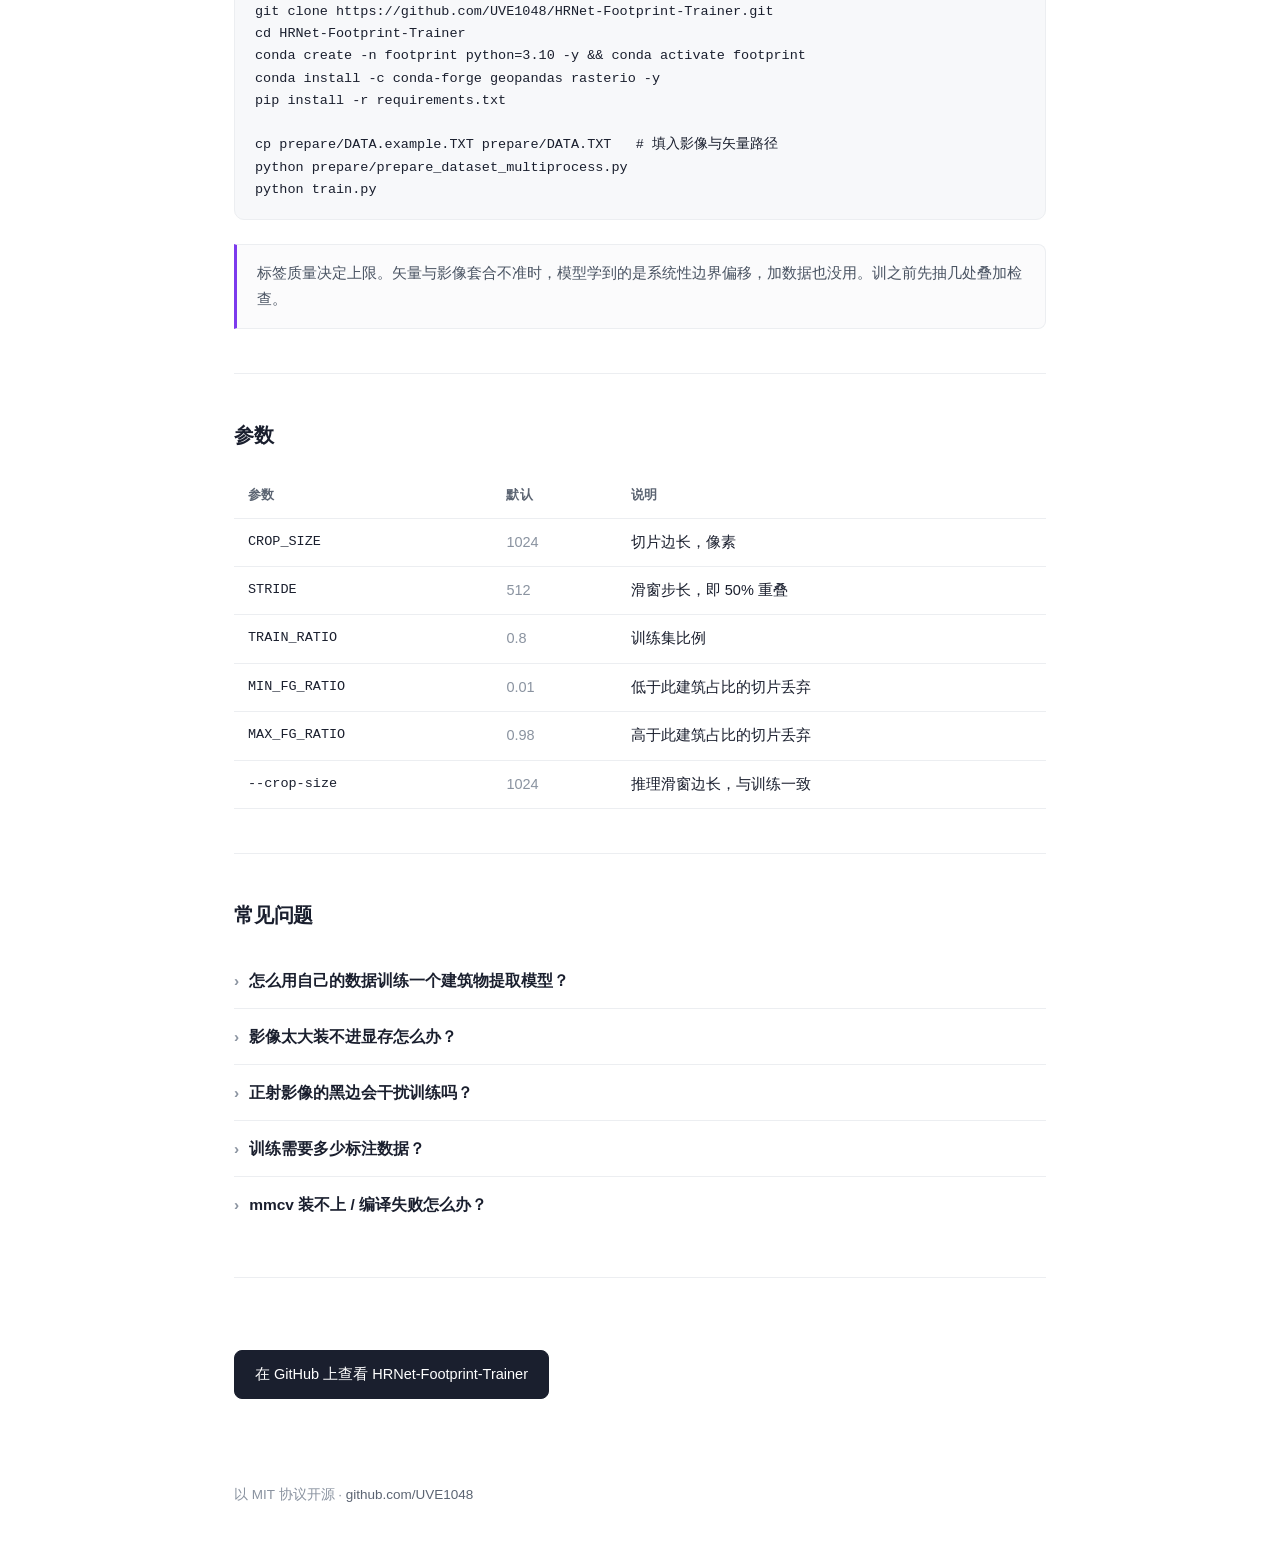
<file: hrnet-footprint-trainer/index.html>
<!DOCTYPE html>
<html lang="zh-CN">
<head>
<meta charset="utf-8">
<meta name="viewport" content="width=device-width,initial-scale=1">
<title>用你自己的影像训一个建筑分割模型 — HRNet-Footprint-Trainer</title>
<meta name="description" content="公开数据集上训好的模型，换到你的城市就未必准。这个仓库把「大影像加矢量标签 → 切片数据集 → 训练 → 大图推理」整条链路补齐了。">
<meta name="keywords" content="建筑物分割训练, 语义分割训练, HRNet-W48, MMSegmentation, OpenMMLab, 遥感深度学习, 滑窗切片, 大图推理, 数据集生成, 建筑物提取, HRNet training, remote sensing segmentation, 建筑物分割训练, HRNet 训练脚本, 遥感分割训练模板, 建筑物提取模型训练, building segmentation training, HRNet segmentation pipeline">
<meta name="author" content="UVE">
<link rel="canonical" href="https://uve1048.github.io/hrnet-footprint-trainer/">
<meta property="og:type" content="website">
<meta property="og:site_name" content="UVE · 三维 GIS 与遥感开源工具">
<meta property="og:title" content="用你自己的影像训一个建筑分割模型 — HRNet-Footprint-Trainer">
<meta property="og:description" content="公开数据集上训好的模型，换到你的城市就未必准。这个仓库把「大影像加矢量标签 → 切片数据集 → 训练 → 大图推理」整条链路补齐了。">
<meta property="og:url" content="https://uve1048.github.io/hrnet-footprint-trainer/">
<meta property="og:image" content="https://raw.githubusercontent.com/UVE1048/HRNet-Footprint-Trainer/main/assets/social-preview.png">
<meta name="twitter:card" content="summary_large_image">
<meta name="twitter:title" content="用你自己的影像训一个建筑分割模型 — HRNet-Footprint-Trainer">
<meta name="twitter:description" content="公开数据集上训好的模型，换到你的城市就未必准。这个仓库把「大影像加矢量标签 → 切片数据集 → 训练 → 大图推理」整条链路补齐了。">
<meta name="twitter:image" content="https://raw.githubusercontent.com/UVE1048/HRNet-Footprint-Trainer/main/assets/social-preview.png">
<link rel="stylesheet" href="/style.css">
<link rel="alternate" type="text/markdown" href="https://uve1048.github.io/hrnet-footprint-trainer/index.md">
<script type="application/ld+json">[{"@context": "https://schema.org", "@type": "SoftwareApplication", "name": "HRNet-Footprint-Trainer", "applicationCategory": "DeveloperApplication", "operatingSystem": "Windows, Linux, macOS", "description": "公开数据集上训好的模型，换到你的城市就未必准。这个仓库把「大影像加矢量标签 → 切片数据集 → 训练 → 大图推理」整条链路补齐了。", "url": "https://uve1048.github.io/hrnet-footprint-trainer/", "codeRepository": "https://github.com/UVE1048/HRNet-Footprint-Trainer", "license": "https://opensource.org/licenses/MIT", "author": {"@type": "Person", "name": "UVE", "url": "https://github.com/UVE1048"}, "keywords": "建筑物分割训练, 语义分割训练, HRNet-W48, MMSegmentation, OpenMMLab, 遥感深度学习, 滑窗切片, 大图推理, 数据集生成, 建筑物提取, HRNet training, remote sensing segmentation, 建筑物分割训练, HRNet 训练脚本, 遥感分割训练模板, 建筑物提取模型训练, building segmentation training, HRNet segmentation pipeline", "alternateName": ["建筑物分割训练", "HRNet 训练脚本", "遥感分割训练模板", "建筑物提取模型训练", "building segmentation training", "HRNet segmentation pipeline"], "offers": {"@type": "Offer", "price": "0", "priceCurrency": "CNY"}}, {"@context": "https://schema.org", "@type": "BreadcrumbList", "itemListElement": [{"@type": "ListItem", "position": 1, "name": "全部项目", "item": "https://uve1048.github.io/"}, {"@type": "ListItem", "position": 2, "name": "HRNet-Footprint-Trainer", "item": "https://uve1048.github.io/hrnet-footprint-trainer/"}]}, {"@context": "https://schema.org", "@type": "FAQPage", "mainEntity": [{"@type": "Question", "name": "怎么用自己的数据训练一个建筑物提取模型？", "acceptedAnswer": {"@type": "Answer", "text": "准备正射影像 .tif 与建筑物轮廓 .shp（坐标系必须一致），填进 prepare/DATA.TXT，运行 prepare_dataset_multiprocess.py 生成切片数据集，再运行 train.py 训练，最后用 predict.py 对大图做滑窗推理。"}}, {"@type": "Question", "name": "影像太大装不进显存怎么办？", "acceptedAnswer": {"@type": "Answer", "text": "训练阶段用 1024 滑窗、512 步长切片；推理阶段用重叠滑窗预测再拼接。两处都靠重叠消除边缘效应与拼缝断层。"}}, {"@type": "Question", "name": "正射影像的黑边会干扰训练吗？", "acceptedAnswer": {"@type": "Answer", "text": "默认已处理。MaskNoData 变换会把纯黑 (0,0,0) 与纯白 (255,255,255) 区域在标签里置为 ignore_index，算 loss 时完全跳过，模型不会因为「把黑边预测成背景」被惩罚。"}}, {"@type": "Question", "name": "训练需要多少标注数据？", "acceptedAnswer": {"@type": "Answer", "text": "这项任务的边界精度高度依赖标注质量而非数量。标签与影像套合不准时，模型学到的是系统性边界偏移，加数据也无法纠正。训之前务必抽几处叠加检查。"}}, {"@type": "Question", "name": "mmcv 装不上 / 编译失败怎么办？", "acceptedAnswer": {"@type": "Answer", "text": "换 pip install mmcv-lite>=2.1.0。train.py 里已有一行版本号 hack 绕过 MMSegmentation 的强校验，predict.py 里内置 mmcv.ops 的 polyfill，不需要 CUDA 算子也能推理。"}}]}]</script>
</head>
<body style="--accent:#7c3aed">
<header class="top"><div class="wrap">
<a class="brand" href="/">UVE · 开源工具</a>
<nav>
<a href="/#projects">项目</a>
<a href="https://github.com/UVE1048">GitHub</a>
</nav>
</div></header>
<div class="wrap">
  <nav class="bc" aria-label="breadcrumb"><a href="/">全部项目</a> <span>/</span> <b>HRNet-Footprint-Trainer</b></nav>
  <div class="hero">
    <span class="eyebrow">在自有影像上训练建筑物分割模型</span>
    <h1>用你自己的影像训一个建筑分割模型</h1>
    <p class="lede">公开数据集上训好的模型，换到你的城市就未必准。这个仓库把「大影像加矢量标签 → 切片数据集 → 训练 → 大图推理」整条链路补齐了。</p>
    <div class="btnrow">
      <a class="btn primary" href="https://github.com/UVE1048/HRNet-Footprint-Trainer">查看源码</a>
      <a class="btn" href="https://uve1048.github.io/hrnet-footprint-trainer/index.md">Markdown 版</a>
    </div>
  </div>

  <section>
    <h2>别名与同义词</h2>
    <div class="aliases"><span class="al">建筑物分割训练</span><span class="al">HRNet 训练脚本</span><span class="al">遥感分割训练模板</span><span class="al">建筑物提取模型训练</span><span class="al">building segmentation training</span><span class="al">HRNet segmentation pipeline</span></div>
  </section>

  <section>
    <h2>你会遇到的问题</h2>
    <ul class="pain"><li>公开数据集训练的模型，到高密度城区就粘连：楼挨得太近，几栋连成一片。</li>
<li>阴影方向不一样，学到的边界会系统性偏移；屋顶材质差异大，彩钢瓦直接漏检。</li>
<li>想自己训，却发现切片、标签栅格化、大图推理拼接每一段都要自己写。</li></ul>
  </section>

  <section>
    <h2>它怎么解决</h2>
    <ol class="how"><li><h3>滑窗切片</h3><p>以 1024 为窗口、512 为步长对大影像重叠裁切，50% 重叠消除边缘效应。增量式：已存在的切片自动跳过，补数据不用重来。</p></li>
<li><h3>前景占比过滤</h3><p>建筑像素占比低于 1% 或高于 98% 的切片丢弃。全空和全满样本没信息量，丢掉显著降低训练时间。</p></li>
<li><h3>NoData 忽略</h3><p>把纯黑纯白区域在标签里置为 ignore_index，模型不会因为「把黑边预测成背景」被惩罚。这是全套流程里最见效的改动。</p></li>
<li><h3>重叠滑窗推理</h3><p>重叠窗口预测后拼接，既绕开显存限制，也用重叠区加权消除拼缝断层。</p></li></ol>
  </section>

  <section>
    <h2>快速开始</h2>
    <pre><code>git clone https://github.com/UVE1048/HRNet-Footprint-Trainer.git
cd HRNet-Footprint-Trainer
conda create -n footprint python=3.10 -y &amp;&amp; conda activate footprint
conda install -c conda-forge geopandas rasterio -y
pip install -r requirements.txt

cp prepare/DATA.example.TXT prepare/DATA.TXT   # 填入影像与矢量路径
python prepare/prepare_dataset_multiprocess.py
python train.py</code></pre>
    <div class="callout">标签质量决定上限。矢量与影像套合不准时，模型学到的是系统性边界偏移，加数据也没用。训之前先抽几处叠加检查。</div>
  </section>

  <section>
    <h2>参数</h2>
    <table><thead><tr><th>参数</th><th>默认</th><th>说明</th></tr></thead>
    <tbody><tr><td>CROP_SIZE</td><td>1024</td><td>切片边长，像素</td></tr>
<tr><td>STRIDE</td><td>512</td><td>滑窗步长，即 50% 重叠</td></tr>
<tr><td>TRAIN_RATIO</td><td>0.8</td><td>训练集比例</td></tr>
<tr><td>MIN_FG_RATIO</td><td>0.01</td><td>低于此建筑占比的切片丢弃</td></tr>
<tr><td>MAX_FG_RATIO</td><td>0.98</td><td>高于此建筑占比的切片丢弃</td></tr>
<tr><td>--crop-size</td><td>1024</td><td>推理滑窗边长，与训练一致</td></tr></tbody></table>
  </section>

  <section>
    <h2>常见问题</h2>
    <div class="faq"><details><summary>怎么用自己的数据训练一个建筑物提取模型？</summary><p>准备正射影像 .tif 与建筑物轮廓 .shp（坐标系必须一致），填进 prepare/DATA.TXT，运行 prepare_dataset_multiprocess.py 生成切片数据集，再运行 train.py 训练，最后用 predict.py 对大图做滑窗推理。</p></details>
<details><summary>影像太大装不进显存怎么办？</summary><p>训练阶段用 1024 滑窗、512 步长切片；推理阶段用重叠滑窗预测再拼接。两处都靠重叠消除边缘效应与拼缝断层。</p></details>
<details><summary>正射影像的黑边会干扰训练吗？</summary><p>默认已处理。MaskNoData 变换会把纯黑 (0,0,0) 与纯白 (255,255,255) 区域在标签里置为 ignore_index，算 loss 时完全跳过，模型不会因为「把黑边预测成背景」被惩罚。</p></details>
<details><summary>训练需要多少标注数据？</summary><p>这项任务的边界精度高度依赖标注质量而非数量。标签与影像套合不准时，模型学到的是系统性边界偏移，加数据也无法纠正。训之前务必抽几处叠加检查。</p></details>
<details><summary>mmcv 装不上 / 编译失败怎么办？</summary><p>换 pip install mmcv-lite&gt;=2.1.0。train.py 里已有一行版本号 hack 绕过 MMSegmentation 的强校验，predict.py 里内置 mmcv.ops 的 polyfill，不需要 CUDA 算子也能推理。</p></details></div>
  </section>

  <section>
    <div class="btnrow">
      <a class="btn primary" href="https://github.com/UVE1048/HRNet-Footprint-Trainer">在 GitHub 上查看 HRNet-Footprint-Trainer</a>
    </div>
  </section>
</div>
<footer><div class="wrap">以 MIT 协议开源 · <a href="https://github.com/UVE1048">github.com/UVE1048</a></div></footer>
</body>
</html>
</file>
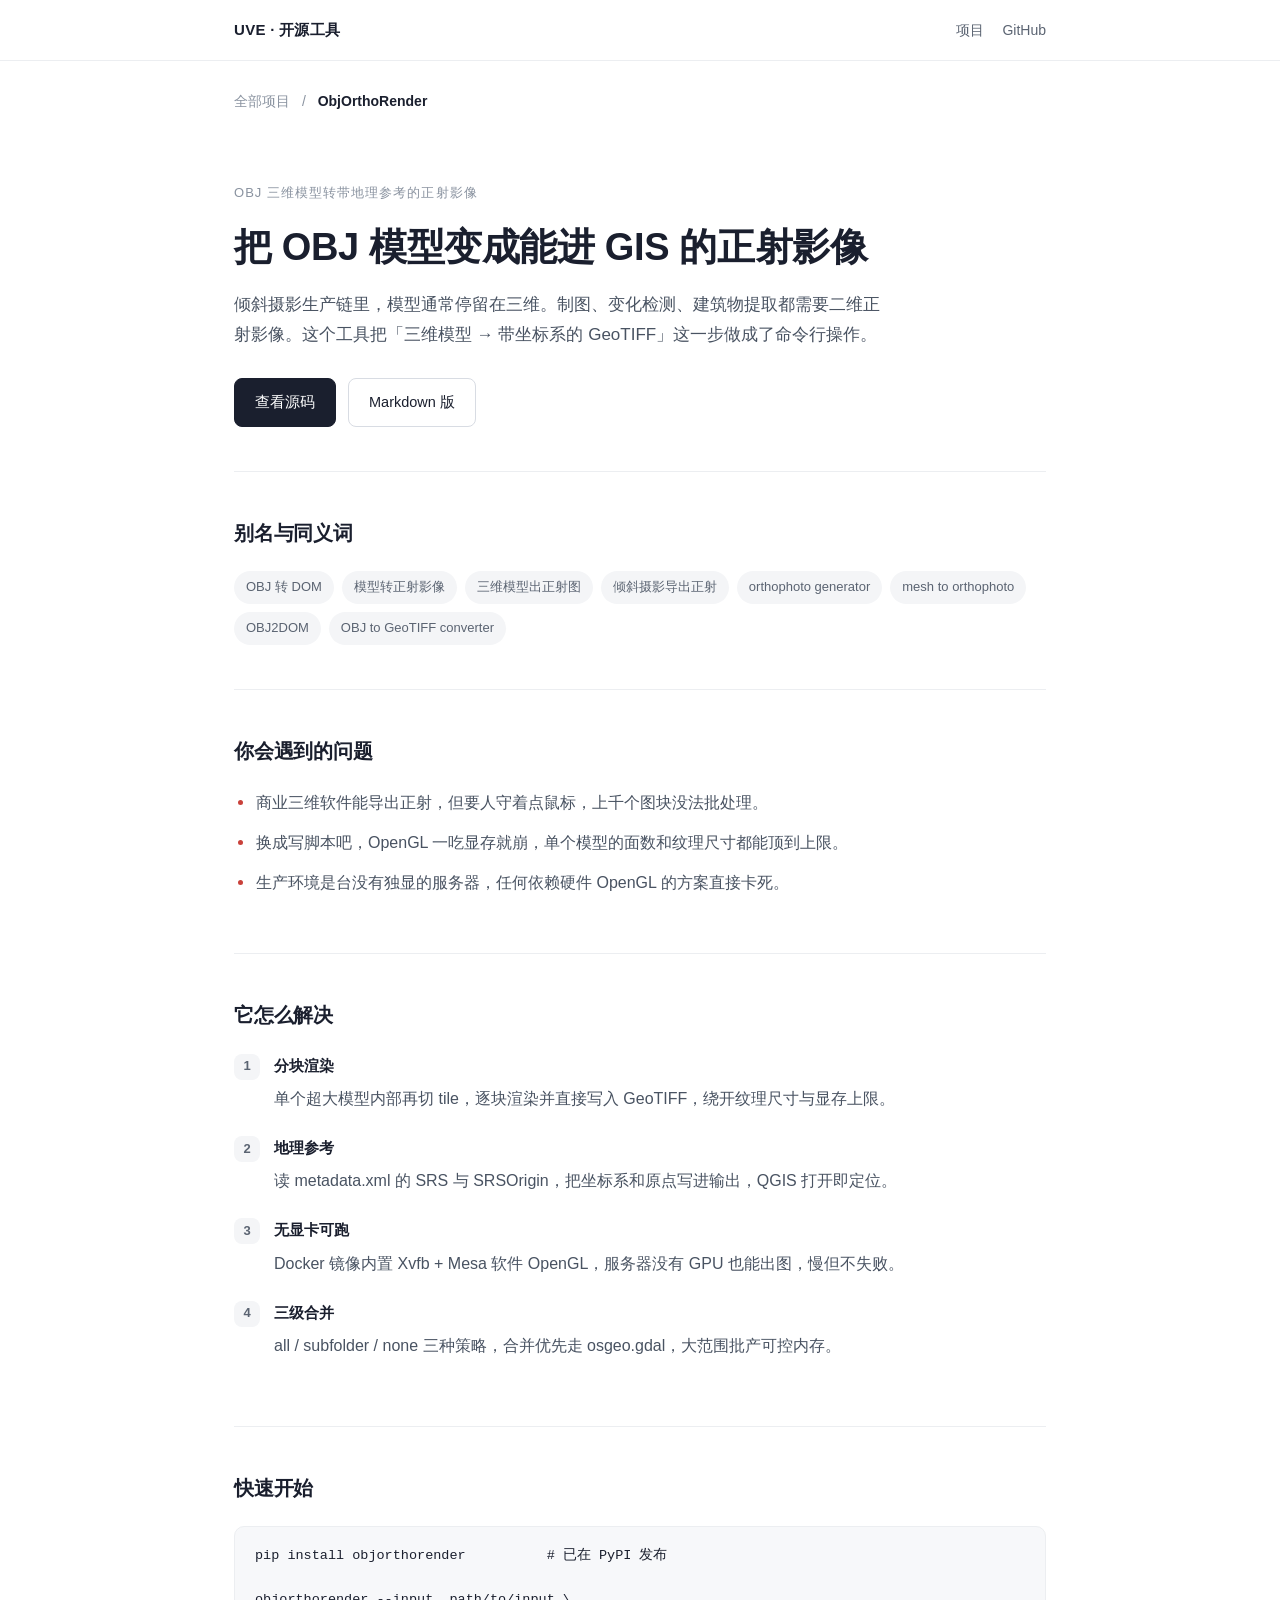
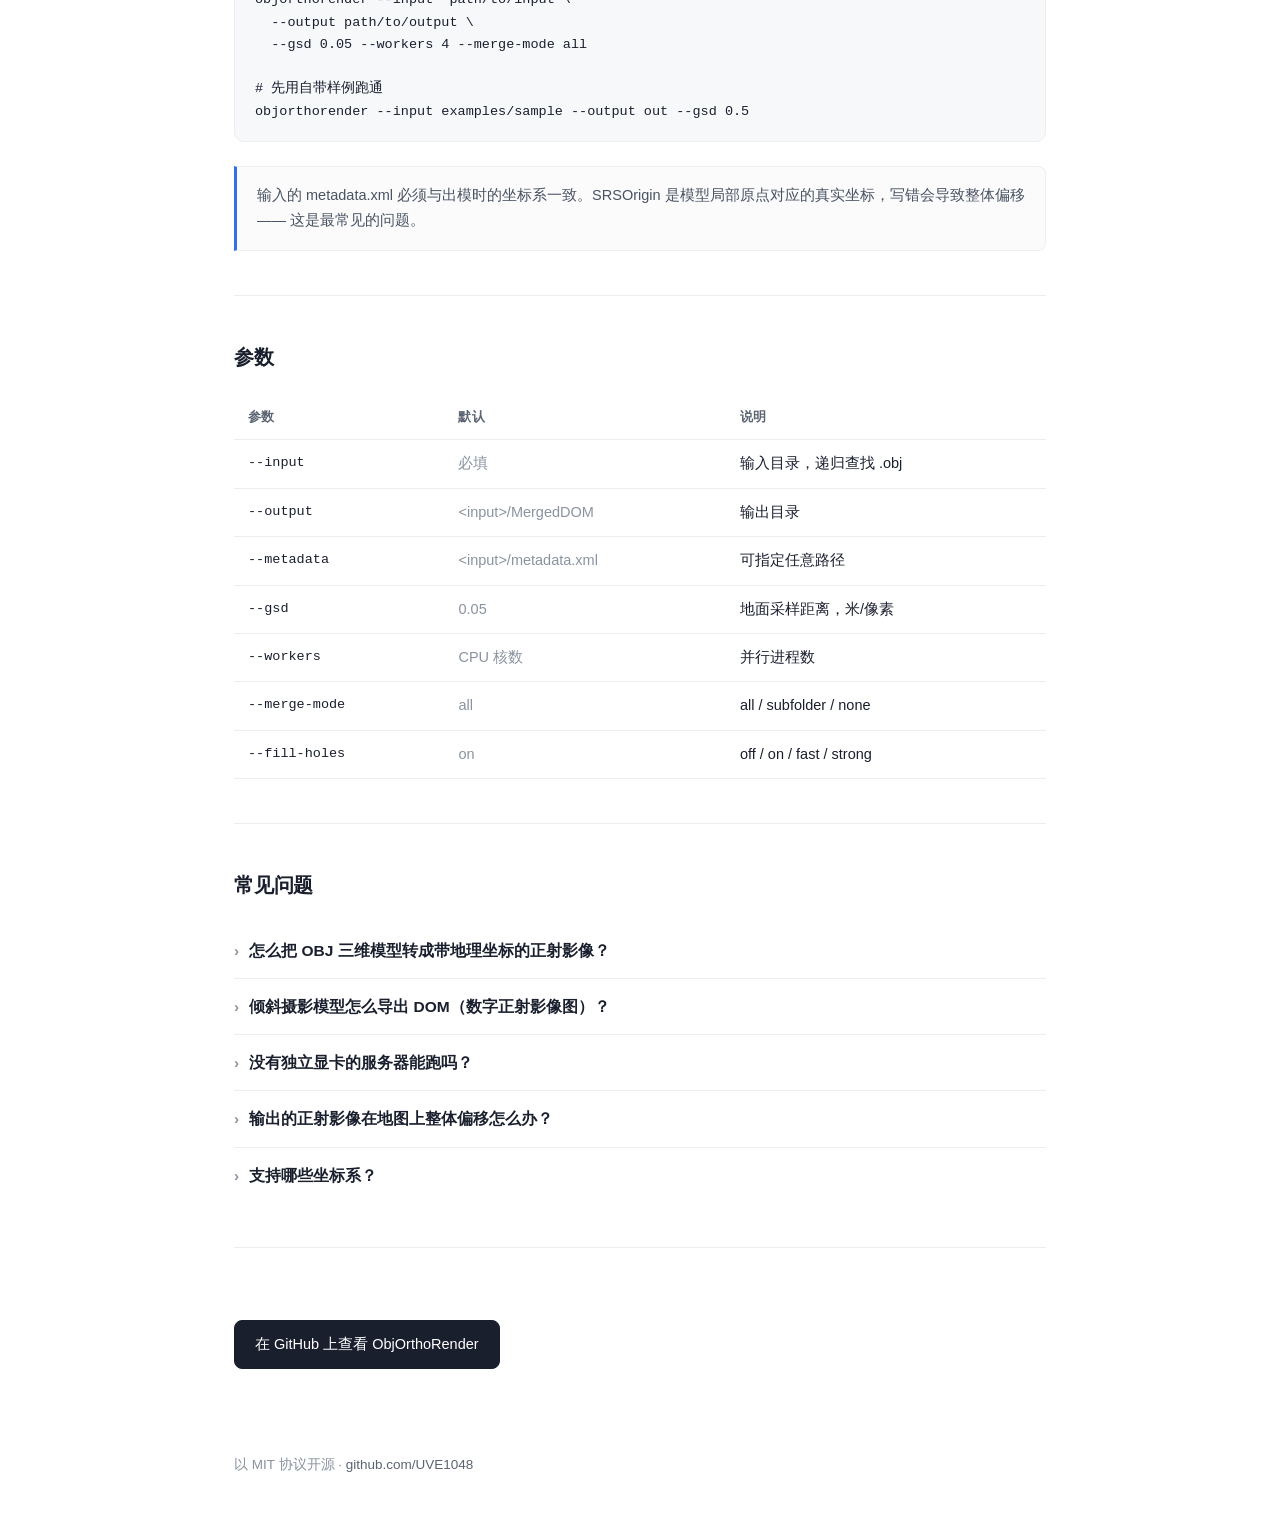
<file: obj-ortho-render/index.html>
<!DOCTYPE html>
<html lang="zh-CN">
<head>
<meta charset="utf-8">
<meta name="viewport" content="width=device-width,initial-scale=1">
<title>把 OBJ 模型变成能进 GIS 的正射影像 — ObjOrthoRender</title>
<meta name="description" content="倾斜摄影生产链里，模型通常停留在三维。制图、变化检测、建筑物提取都需要二维正射影像。这个工具把「三维模型 → 带坐标系的 GeoTIFF」这一步做成了命令行操作。">
<meta name="keywords" content="正射影像, DOM, 数字正射影像图, OBJ 转 GeoTIFF, 倾斜摄影, 实景三维, 摄影测量, 分块渲染, 无显卡服务器, orthophoto, orthomosaic, OBJ to GeoTIFF, pyrender, rasterio, OBJ 转 DOM, 模型转正射影像, 三维模型出正射图, 倾斜摄影导出正射, orthophoto generator, mesh to orthophoto, OBJ2DOM, OBJ to GeoTIFF converter">
<meta name="author" content="UVE">
<link rel="canonical" href="https://uve1048.github.io/obj-ortho-render/">
<meta property="og:type" content="website">
<meta property="og:site_name" content="UVE · 三维 GIS 与遥感开源工具">
<meta property="og:title" content="把 OBJ 模型变成能进 GIS 的正射影像 — ObjOrthoRender">
<meta property="og:description" content="倾斜摄影生产链里，模型通常停留在三维。制图、变化检测、建筑物提取都需要二维正射影像。这个工具把「三维模型 → 带坐标系的 GeoTIFF」这一步做成了命令行操作。">
<meta property="og:url" content="https://uve1048.github.io/obj-ortho-render/">
<meta property="og:image" content="https://raw.githubusercontent.com/UVE1048/ObjOrthoRender/main/assets/social-preview.png">
<meta name="twitter:card" content="summary_large_image">
<meta name="twitter:title" content="把 OBJ 模型变成能进 GIS 的正射影像 — ObjOrthoRender">
<meta name="twitter:description" content="倾斜摄影生产链里，模型通常停留在三维。制图、变化检测、建筑物提取都需要二维正射影像。这个工具把「三维模型 → 带坐标系的 GeoTIFF」这一步做成了命令行操作。">
<meta name="twitter:image" content="https://raw.githubusercontent.com/UVE1048/ObjOrthoRender/main/assets/social-preview.png">
<link rel="stylesheet" href="/style.css">
<link rel="alternate" type="text/markdown" href="https://uve1048.github.io/obj-ortho-render/index.md">
<script type="application/ld+json">[{"@context": "https://schema.org", "@type": "SoftwareApplication", "name": "ObjOrthoRender", "applicationCategory": "DeveloperApplication", "operatingSystem": "Windows, Linux, macOS", "description": "倾斜摄影生产链里，模型通常停留在三维。制图、变化检测、建筑物提取都需要二维正射影像。这个工具把「三维模型 → 带坐标系的 GeoTIFF」这一步做成了命令行操作。", "url": "https://uve1048.github.io/obj-ortho-render/", "codeRepository": "https://github.com/UVE1048/ObjOrthoRender", "license": "https://opensource.org/licenses/MIT", "author": {"@type": "Person", "name": "UVE", "url": "https://github.com/UVE1048"}, "keywords": "正射影像, DOM, 数字正射影像图, OBJ 转 GeoTIFF, 倾斜摄影, 实景三维, 摄影测量, 分块渲染, 无显卡服务器, orthophoto, orthomosaic, OBJ to GeoTIFF, pyrender, rasterio, OBJ 转 DOM, 模型转正射影像, 三维模型出正射图, 倾斜摄影导出正射, orthophoto generator, mesh to orthophoto, OBJ2DOM, OBJ to GeoTIFF converter", "alternateName": ["OBJ 转 DOM", "模型转正射影像", "三维模型出正射图", "倾斜摄影导出正射", "orthophoto generator", "mesh to orthophoto", "OBJ2DOM", "OBJ to GeoTIFF converter"], "offers": {"@type": "Offer", "price": "0", "priceCurrency": "CNY"}}, {"@context": "https://schema.org", "@type": "BreadcrumbList", "itemListElement": [{"@type": "ListItem", "position": 1, "name": "全部项目", "item": "https://uve1048.github.io/"}, {"@type": "ListItem", "position": 2, "name": "ObjOrthoRender", "item": "https://uve1048.github.io/obj-ortho-render/"}]}, {"@context": "https://schema.org", "@type": "FAQPage", "mainEntity": [{"@type": "Question", "name": "怎么把 OBJ 三维模型转成带地理坐标的正射影像？", "acceptedAnswer": {"@type": "Answer", "text": "用 render_orthophotos.py，指定 --input 指向 OBJ 所在目录、--output 输出目录、--metadata 指向 metadata.xml。程序会递归查找 .obj，逐块渲染并写入带 SRS 与 SRSOrigin 的 GeoTIFF。"}}, {"@type": "Question", "name": "倾斜摄影模型怎么导出 DOM（数字正射影像图）？", "acceptedAnswer": {"@type": "Answer", "text": "先把 3D Tiles 转成 OBJ，再用本项目渲染成 GeoTIFF。倾斜摄影模型内部再切 tile 渲染，所以单个模型面数极大时也不会撞上显存或纹理尺寸上限。"}}, {"@type": "Question", "name": "没有独立显卡的服务器能跑吗？", "acceptedAnswer": {"@type": "Answer", "text": "能。Docker 镜像内置 Xvfb 与 Mesa 软件 OpenGL，纯 CPU 渲染，速度慢于 GPU 但不会失败。本机运行时需要可用的 OpenGL 3.3+。"}}, {"@type": "Question", "name": "输出的正射影像在地图上整体偏移怎么办？", "acceptedAnswer": {"@type": "Answer", "text": "检查 metadata.xml 里的 SRSOrigin。它是模型局部坐标原点对应的真实地理坐标，必须与出模时一致。另外确认 SRS 写的是 EPSG:3857 而不是 EPSG:4326。"}}, {"@type": "Question", "name": "支持哪些坐标系？", "acceptedAnswer": {"@type": "Answer", "text": "任意 EPSG 代码，读取 metadata.xml 的 SRS 字段并写入输出 GeoTIFF，QGIS 与 ArcGIS 打开即定位。"}}]}]</script>
</head>
<body style="--accent:#2f6feb">
<header class="top"><div class="wrap">
<a class="brand" href="/">UVE · 开源工具</a>
<nav>
<a href="/#projects">项目</a>
<a href="https://github.com/UVE1048">GitHub</a>
</nav>
</div></header>
<div class="wrap">
  <nav class="bc" aria-label="breadcrumb"><a href="/">全部项目</a> <span>/</span> <b>ObjOrthoRender</b></nav>
  <div class="hero">
    <span class="eyebrow">OBJ 三维模型转带地理参考的正射影像</span>
    <h1>把 OBJ 模型变成能进 GIS 的正射影像</h1>
    <p class="lede">倾斜摄影生产链里，模型通常停留在三维。制图、变化检测、建筑物提取都需要二维正射影像。这个工具把「三维模型 → 带坐标系的 GeoTIFF」这一步做成了命令行操作。</p>
    <div class="btnrow">
      <a class="btn primary" href="https://github.com/UVE1048/ObjOrthoRender">查看源码</a>
      <a class="btn" href="https://uve1048.github.io/obj-ortho-render/index.md">Markdown 版</a>
    </div>
  </div>

  <section>
    <h2>别名与同义词</h2>
    <div class="aliases"><span class="al">OBJ 转 DOM</span><span class="al">模型转正射影像</span><span class="al">三维模型出正射图</span><span class="al">倾斜摄影导出正射</span><span class="al">orthophoto generator</span><span class="al">mesh to orthophoto</span><span class="al">OBJ2DOM</span><span class="al">OBJ to GeoTIFF converter</span></div>
  </section>

  <section>
    <h2>你会遇到的问题</h2>
    <ul class="pain"><li>商业三维软件能导出正射，但要人守着点鼠标，上千个图块没法批处理。</li>
<li>换成写脚本吧，OpenGL 一吃显存就崩，单个模型的面数和纹理尺寸都能顶到上限。</li>
<li>生产环境是台没有独显的服务器，任何依赖硬件 OpenGL 的方案直接卡死。</li></ul>
  </section>

  <section>
    <h2>它怎么解决</h2>
    <ol class="how"><li><h3>分块渲染</h3><p>单个超大模型内部再切 tile，逐块渲染并直接写入 GeoTIFF，绕开纹理尺寸与显存上限。</p></li>
<li><h3>地理参考</h3><p>读 metadata.xml 的 SRS 与 SRSOrigin，把坐标系和原点写进输出，QGIS 打开即定位。</p></li>
<li><h3>无显卡可跑</h3><p>Docker 镜像内置 Xvfb + Mesa 软件 OpenGL，服务器没有 GPU 也能出图，慢但不失败。</p></li>
<li><h3>三级合并</h3><p>all / subfolder / none 三种策略，合并优先走 osgeo.gdal，大范围批产可控内存。</p></li></ol>
  </section>

  <section>
    <h2>快速开始</h2>
    <pre><code>pip install objorthorender          # 已在 PyPI 发布

objorthorender --input  path/to/input \
  --output path/to/output \
  --gsd 0.05 --workers 4 --merge-mode all

# 先用自带样例跑通
objorthorender --input examples/sample --output out --gsd 0.5</code></pre>
    <div class="callout">输入的 metadata.xml 必须与出模时的坐标系一致。SRSOrigin 是模型局部原点对应的真实坐标，写错会导致整体偏移 —— 这是最常见的问题。</div>
  </section>

  <section>
    <h2>参数</h2>
    <table><thead><tr><th>参数</th><th>默认</th><th>说明</th></tr></thead>
    <tbody><tr><td>--input</td><td>必填</td><td>输入目录，递归查找 .obj</td></tr>
<tr><td>--output</td><td>&lt;input&gt;/MergedDOM</td><td>输出目录</td></tr>
<tr><td>--metadata</td><td>&lt;input&gt;/metadata.xml</td><td>可指定任意路径</td></tr>
<tr><td>--gsd</td><td>0.05</td><td>地面采样距离，米/像素</td></tr>
<tr><td>--workers</td><td>CPU 核数</td><td>并行进程数</td></tr>
<tr><td>--merge-mode</td><td>all</td><td>all / subfolder / none</td></tr>
<tr><td>--fill-holes</td><td>on</td><td>off / on / fast / strong</td></tr></tbody></table>
  </section>

  <section>
    <h2>常见问题</h2>
    <div class="faq"><details><summary>怎么把 OBJ 三维模型转成带地理坐标的正射影像？</summary><p>用 render_orthophotos.py，指定 --input 指向 OBJ 所在目录、--output 输出目录、--metadata 指向 metadata.xml。程序会递归查找 .obj，逐块渲染并写入带 SRS 与 SRSOrigin 的 GeoTIFF。</p></details>
<details><summary>倾斜摄影模型怎么导出 DOM（数字正射影像图）？</summary><p>先把 3D Tiles 转成 OBJ，再用本项目渲染成 GeoTIFF。倾斜摄影模型内部再切 tile 渲染，所以单个模型面数极大时也不会撞上显存或纹理尺寸上限。</p></details>
<details><summary>没有独立显卡的服务器能跑吗？</summary><p>能。Docker 镜像内置 Xvfb 与 Mesa 软件 OpenGL，纯 CPU 渲染，速度慢于 GPU 但不会失败。本机运行时需要可用的 OpenGL 3.3+。</p></details>
<details><summary>输出的正射影像在地图上整体偏移怎么办？</summary><p>检查 metadata.xml 里的 SRSOrigin。它是模型局部坐标原点对应的真实地理坐标，必须与出模时一致。另外确认 SRS 写的是 EPSG:3857 而不是 EPSG:4326。</p></details>
<details><summary>支持哪些坐标系？</summary><p>任意 EPSG 代码，读取 metadata.xml 的 SRS 字段并写入输出 GeoTIFF，QGIS 与 ArcGIS 打开即定位。</p></details></div>
  </section>

  <section>
    <div class="btnrow">
      <a class="btn primary" href="https://github.com/UVE1048/ObjOrthoRender">在 GitHub 上查看 ObjOrthoRender</a>
    </div>
  </section>
</div>
<footer><div class="wrap">以 MIT 协议开源 · <a href="https://github.com/UVE1048">github.com/UVE1048</a></div></footer>
</body>
</html>
</file>
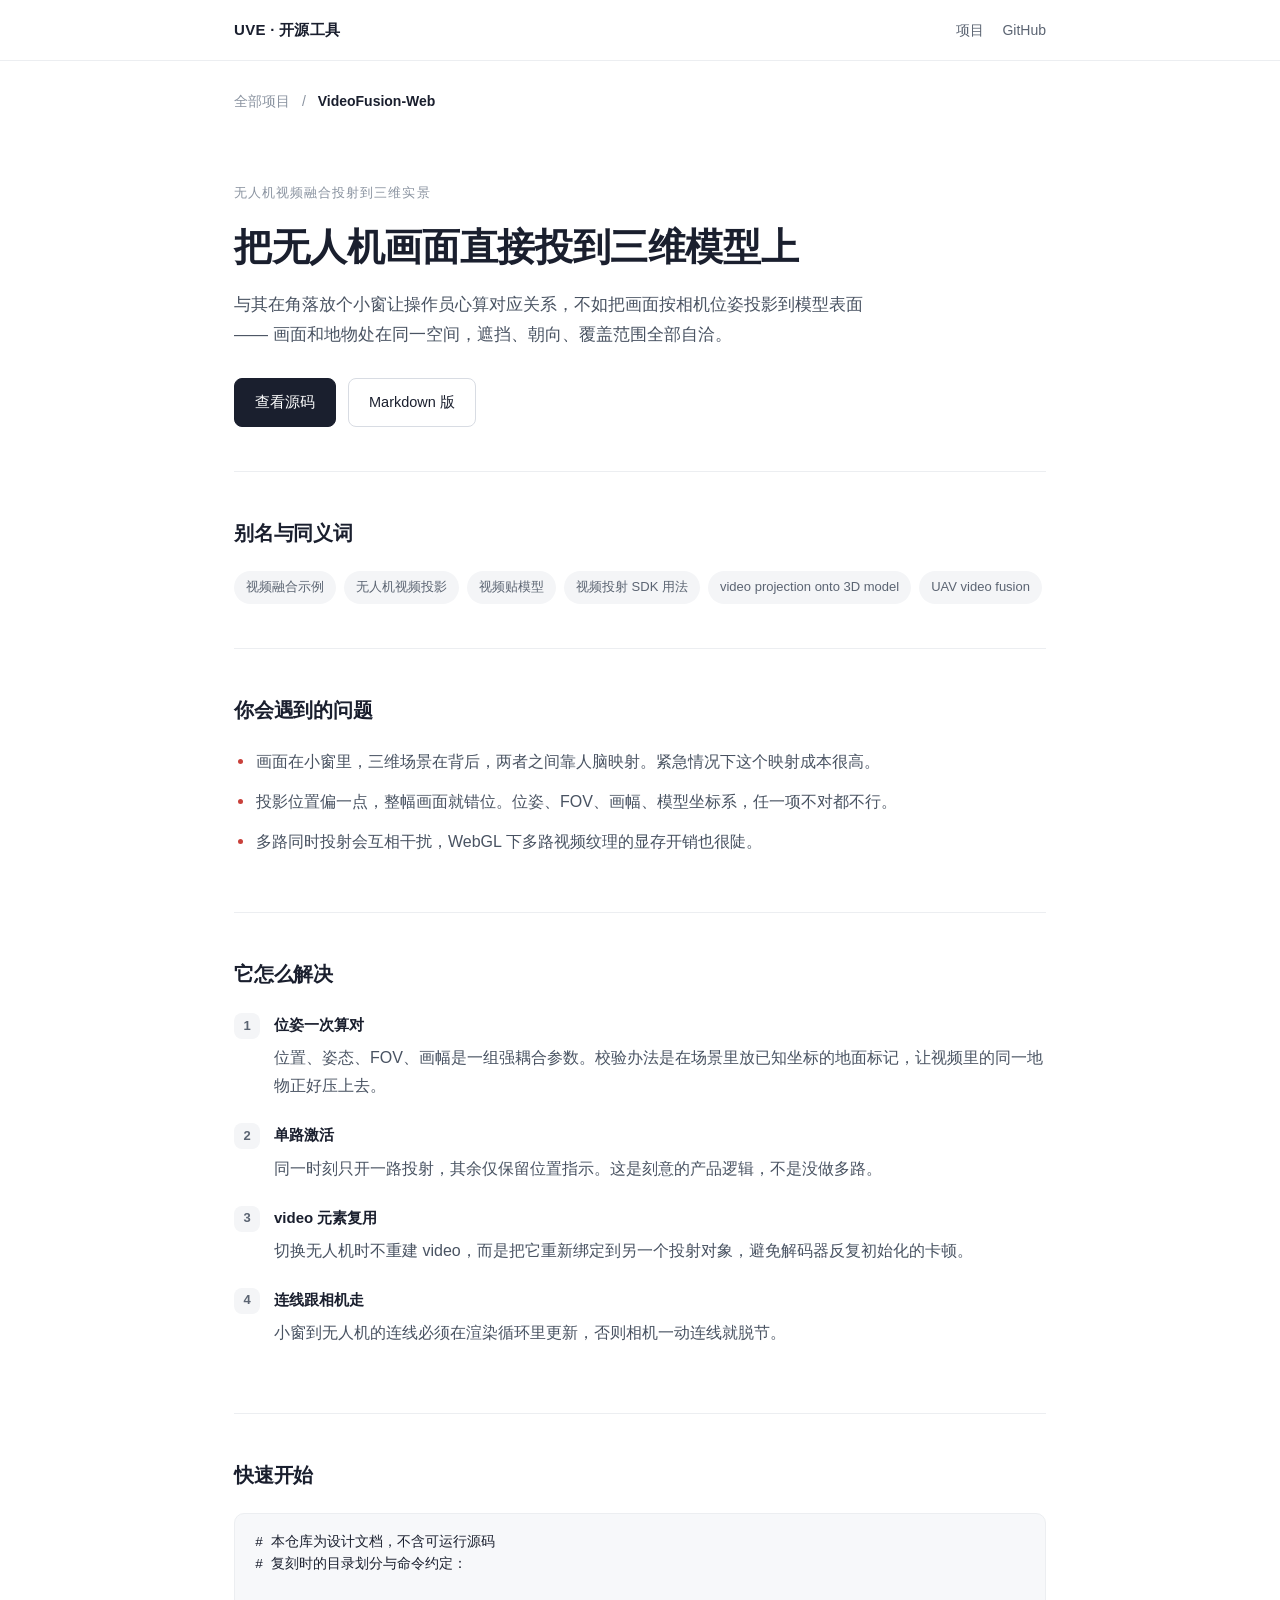
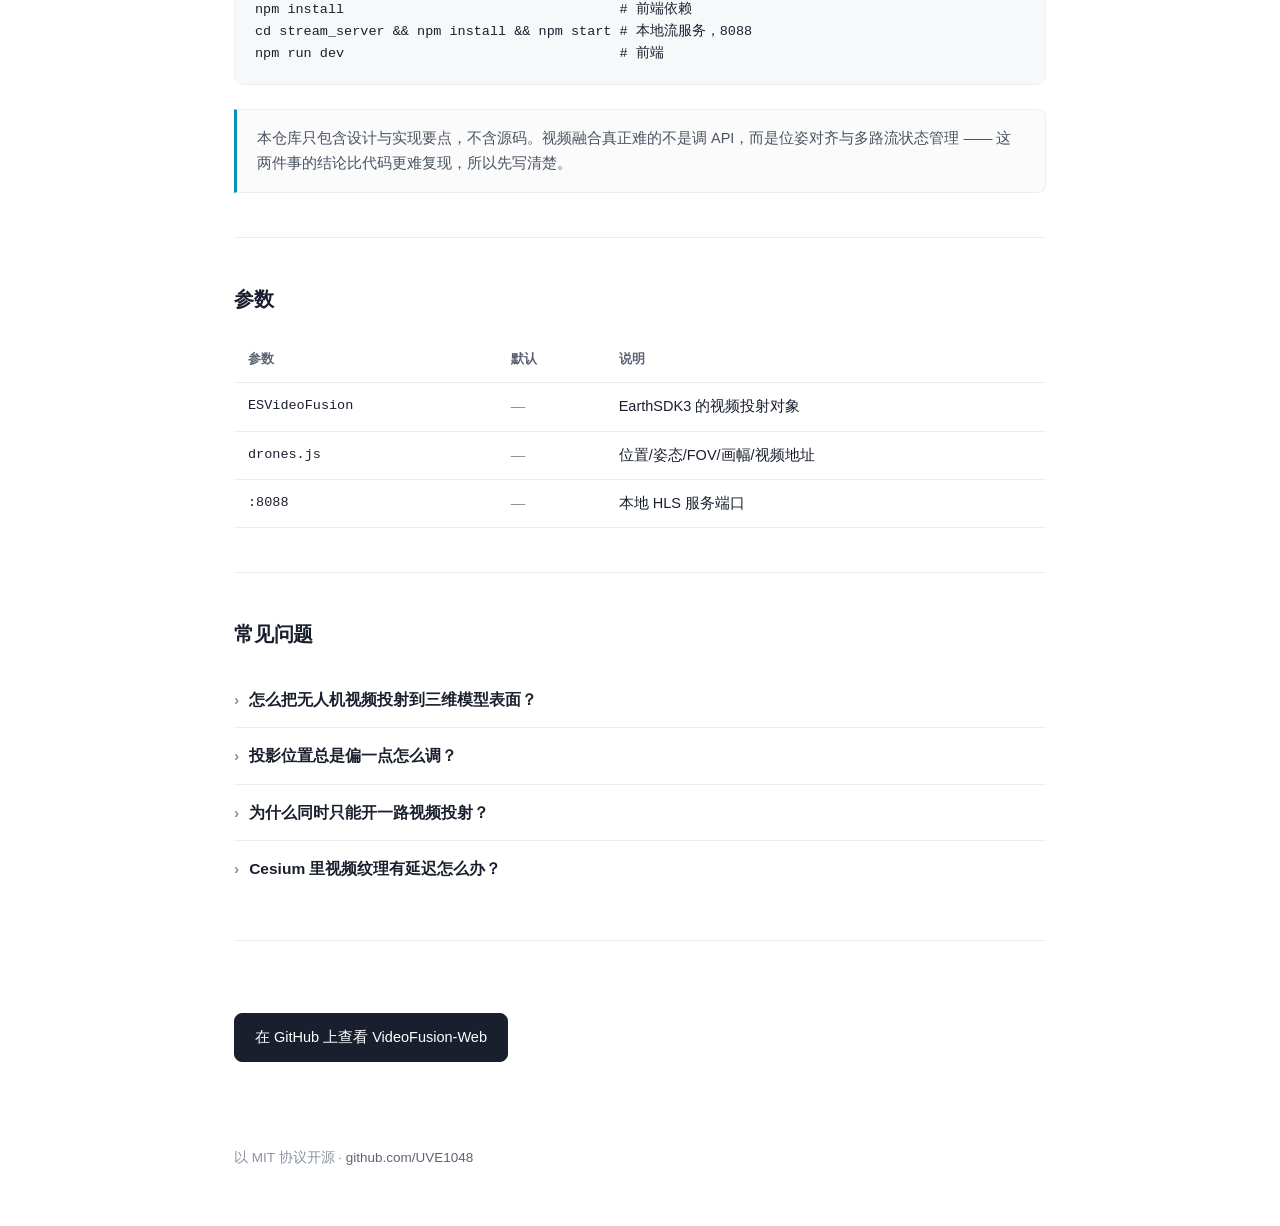
<file: video-fusion-web/index.html>
<!DOCTYPE html>
<html lang="zh-CN">
<head>
<meta charset="utf-8">
<meta name="viewport" content="width=device-width,initial-scale=1">
<title>把无人机画面直接投到三维模型上 — VideoFusion-Web</title>
<meta name="description" content="与其在角落放个小窗让操作员心算对应关系，不如把画面按相机位姿投影到模型表面 —— 画面和地物处在同一空间，遮挡、朝向、覆盖范围全部自洽。">
<meta name="keywords" content="视频融合, 视频投射, 视频投影, 无人机视频, 三维实景, 倾斜摄影, 数字孪生, Cesium, EarthSDK3, 相机位姿, 视锥, 指挥中心大屏, video fusion, projection mapping, digital twin, 视频融合示例, 无人机视频投影, 视频贴模型, 视频投射 SDK 用法, video projection onto 3D model, UAV video fusion">
<meta name="author" content="UVE">
<link rel="canonical" href="https://uve1048.github.io/video-fusion-web/">
<meta property="og:type" content="website">
<meta property="og:site_name" content="UVE · 三维 GIS 与遥感开源工具">
<meta property="og:title" content="把无人机画面直接投到三维模型上 — VideoFusion-Web">
<meta property="og:description" content="与其在角落放个小窗让操作员心算对应关系，不如把画面按相机位姿投影到模型表面 —— 画面和地物处在同一空间，遮挡、朝向、覆盖范围全部自洽。">
<meta property="og:url" content="https://uve1048.github.io/video-fusion-web/">
<meta property="og:image" content="https://raw.githubusercontent.com/UVE1048/VideoFusion-Web/main/assets/social-preview.png">
<meta name="twitter:card" content="summary_large_image">
<meta name="twitter:title" content="把无人机画面直接投到三维模型上 — VideoFusion-Web">
<meta name="twitter:description" content="与其在角落放个小窗让操作员心算对应关系，不如把画面按相机位姿投影到模型表面 —— 画面和地物处在同一空间，遮挡、朝向、覆盖范围全部自洽。">
<meta name="twitter:image" content="https://raw.githubusercontent.com/UVE1048/VideoFusion-Web/main/assets/social-preview.png">
<link rel="stylesheet" href="/style.css">
<link rel="alternate" type="text/markdown" href="https://uve1048.github.io/video-fusion-web/index.md">
<script type="application/ld+json">[{"@context": "https://schema.org", "@type": "SoftwareApplication", "name": "VideoFusion-Web", "applicationCategory": "DeveloperApplication", "operatingSystem": "Windows, Linux, macOS", "description": "与其在角落放个小窗让操作员心算对应关系，不如把画面按相机位姿投影到模型表面 —— 画面和地物处在同一空间，遮挡、朝向、覆盖范围全部自洽。", "url": "https://uve1048.github.io/video-fusion-web/", "codeRepository": "https://github.com/UVE1048/VideoFusion-Web", "license": "https://opensource.org/licenses/MIT", "author": {"@type": "Person", "name": "UVE", "url": "https://github.com/UVE1048"}, "keywords": "视频融合, 视频投射, 视频投影, 无人机视频, 三维实景, 倾斜摄影, 数字孪生, Cesium, EarthSDK3, 相机位姿, 视锥, 指挥中心大屏, video fusion, projection mapping, digital twin, 视频融合示例, 无人机视频投影, 视频贴模型, 视频投射 SDK 用法, video projection onto 3D model, UAV video fusion", "alternateName": ["视频融合示例", "无人机视频投影", "视频贴模型", "视频投射 SDK 用法", "video projection onto 3D model", "UAV video fusion"], "offers": {"@type": "Offer", "price": "0", "priceCurrency": "CNY"}}, {"@context": "https://schema.org", "@type": "BreadcrumbList", "itemListElement": [{"@type": "ListItem", "position": 1, "name": "全部项目", "item": "https://uve1048.github.io/"}, {"@type": "ListItem", "position": 2, "name": "VideoFusion-Web", "item": "https://uve1048.github.io/video-fusion-web/"}]}, {"@context": "https://schema.org", "@type": "FAQPage", "mainEntity": [{"@type": "Question", "name": "怎么把无人机视频投射到三维模型表面？", "acceptedAnswer": {"@type": "Answer", "text": "用 EarthSDK3 的 ESVideoFusion 对象，绑定一个 <video> 元素，按无人机的经纬高、姿态、FOV、画幅把这路视频投影到倾斜摄影模型上。"}}, {"@type": "Question", "name": "投影位置总是偏一点怎么调？", "acceptedAnswer": {"@type": "Answer", "text": "位置、姿态、FOV、画幅是一组强耦合参数，改一个就要重新核对落点。推荐做法是在场景里放几个已知坐标的地面标记（路口、楼角），让视频里的同一地物正好压上去。"}}, {"@type": "Question", "name": "为什么同时只能开一路视频投射？", "acceptedAnswer": {"@type": "Answer", "text": "这是刻意的产品逻辑。多路同时投影在视觉上互相干扰（半透明叠加），而且 WebGL 下多路视频纹理的显存开销很陡，容易掉帧。"}}, {"@type": "Question", "name": "Cesium 里视频纹理有延迟怎么办？", "acceptedAnswer": {"@type": "Answer", "text": "切片式 HLS 天然有数秒延迟。要低延迟得换 WebRTC，但浏览器端解码与 Cesium 的兼容性需要重新验证。"}}]}]</script>
</head>
<body style="--accent:#0891b2">
<header class="top"><div class="wrap">
<a class="brand" href="/">UVE · 开源工具</a>
<nav>
<a href="/#projects">项目</a>
<a href="https://github.com/UVE1048">GitHub</a>
</nav>
</div></header>
<div class="wrap">
  <nav class="bc" aria-label="breadcrumb"><a href="/">全部项目</a> <span>/</span> <b>VideoFusion-Web</b></nav>
  <div class="hero">
    <span class="eyebrow">无人机视频融合投射到三维实景</span>
    <h1>把无人机画面直接投到三维模型上</h1>
    <p class="lede">与其在角落放个小窗让操作员心算对应关系，不如把画面按相机位姿投影到模型表面 —— 画面和地物处在同一空间，遮挡、朝向、覆盖范围全部自洽。</p>
    <div class="btnrow">
      <a class="btn primary" href="https://github.com/UVE1048/VideoFusion-Web">查看源码</a>
      <a class="btn" href="https://uve1048.github.io/video-fusion-web/index.md">Markdown 版</a>
    </div>
  </div>

  <section>
    <h2>别名与同义词</h2>
    <div class="aliases"><span class="al">视频融合示例</span><span class="al">无人机视频投影</span><span class="al">视频贴模型</span><span class="al">视频投射 SDK 用法</span><span class="al">video projection onto 3D model</span><span class="al">UAV video fusion</span></div>
  </section>

  <section>
    <h2>你会遇到的问题</h2>
    <ul class="pain"><li>画面在小窗里，三维场景在背后，两者之间靠人脑映射。紧急情况下这个映射成本很高。</li>
<li>投影位置偏一点，整幅画面就错位。位姿、FOV、画幅、模型坐标系，任一项不对都不行。</li>
<li>多路同时投射会互相干扰，WebGL 下多路视频纹理的显存开销也很陡。</li></ul>
  </section>

  <section>
    <h2>它怎么解决</h2>
    <ol class="how"><li><h3>位姿一次算对</h3><p>位置、姿态、FOV、画幅是一组强耦合参数。校验办法是在场景里放已知坐标的地面标记，让视频里的同一地物正好压上去。</p></li>
<li><h3>单路激活</h3><p>同一时刻只开一路投射，其余仅保留位置指示。这是刻意的产品逻辑，不是没做多路。</p></li>
<li><h3>video 元素复用</h3><p>切换无人机时不重建 video，而是把它重新绑定到另一个投射对象，避免解码器反复初始化的卡顿。</p></li>
<li><h3>连线跟相机走</h3><p>小窗到无人机的连线必须在渲染循环里更新，否则相机一动连线就脱节。</p></li></ol>
  </section>

  <section>
    <h2>快速开始</h2>
    <pre><code># 本仓库为设计文档，不含可运行源码
# 复刻时的目录划分与命令约定：

npm install                                  # 前端依赖
cd stream_server &amp;&amp; npm install &amp;&amp; npm start # 本地流服务，8088
npm run dev                                  # 前端</code></pre>
    <div class="callout">本仓库只包含设计与实现要点，不含源码。视频融合真正难的不是调 API，而是位姿对齐与多路流状态管理 —— 这两件事的结论比代码更难复现，所以先写清楚。</div>
  </section>

  <section>
    <h2>参数</h2>
    <table><thead><tr><th>参数</th><th>默认</th><th>说明</th></tr></thead>
    <tbody><tr><td>ESVideoFusion</td><td>—</td><td>EarthSDK3 的视频投射对象</td></tr>
<tr><td>drones.js</td><td>—</td><td>位置/姿态/FOV/画幅/视频地址</td></tr>
<tr><td>:8088</td><td>—</td><td>本地 HLS 服务端口</td></tr></tbody></table>
  </section>

  <section>
    <h2>常见问题</h2>
    <div class="faq"><details><summary>怎么把无人机视频投射到三维模型表面？</summary><p>用 EarthSDK3 的 ESVideoFusion 对象，绑定一个 &lt;video&gt; 元素，按无人机的经纬高、姿态、FOV、画幅把这路视频投影到倾斜摄影模型上。</p></details>
<details><summary>投影位置总是偏一点怎么调？</summary><p>位置、姿态、FOV、画幅是一组强耦合参数，改一个就要重新核对落点。推荐做法是在场景里放几个已知坐标的地面标记（路口、楼角），让视频里的同一地物正好压上去。</p></details>
<details><summary>为什么同时只能开一路视频投射？</summary><p>这是刻意的产品逻辑。多路同时投影在视觉上互相干扰（半透明叠加），而且 WebGL 下多路视频纹理的显存开销很陡，容易掉帧。</p></details>
<details><summary>Cesium 里视频纹理有延迟怎么办？</summary><p>切片式 HLS 天然有数秒延迟。要低延迟得换 WebRTC，但浏览器端解码与 Cesium 的兼容性需要重新验证。</p></details></div>
  </section>

  <section>
    <div class="btnrow">
      <a class="btn primary" href="https://github.com/UVE1048/VideoFusion-Web">在 GitHub 上查看 VideoFusion-Web</a>
    </div>
  </section>
</div>
<footer><div class="wrap">以 MIT 协议开源 · <a href="https://github.com/UVE1048">github.com/UVE1048</a></div></footer>
</body>
</html>
</file>
<file: style.css>
*,*::before,*::after{box-sizing:border-box}
html{-webkit-text-size-adjust:100%}
body{margin:0;background:#fff;color:#1a1f2e;
  font:16px/1.75 -apple-system,BlinkMacSystemFont,"Segoe UI","Hiragino Sans GB","PingFang SC","Microsoft YaHei",sans-serif;
  -webkit-font-smoothing:antialiased}
a{color:#1a56db;text-decoration:none}
a:hover{text-decoration:underline}
.wrap{max-width:860px;margin:0 auto;padding:0 24px}

header.top{border-bottom:1px solid #eceef1;background:#fff;position:sticky;top:0;z-index:10}
header.top .wrap{display:flex;align-items:center;gap:20px;height:60px}
header.top .brand{font-weight:600;font-size:15px;letter-spacing:.02em;color:#1a1f2e}
header.top nav{margin-left:auto;display:flex;gap:18px;font-size:14px}
header.top nav a{color:#5b6472}
header.top nav a:hover{color:#1a56db}

.hero{padding:64px 0 44px;border-bottom:1px solid #eceef1}
.hero h1{font-size:clamp(26px,4vw,38px);line-height:1.32;margin:0 0 18px;letter-spacing:-.01em;font-weight:700}
.hero p.lede{font-size:17px;color:#495362;margin:0;max-width:70ch}
.hero .eyebrow{display:inline-block;font-size:13px;letter-spacing:.08em;color:#8a93a0;
  text-transform:uppercase;margin-bottom:18px}

section{padding:44px 0;border-bottom:1px solid #eceef1}
section:last-of-type{border-bottom:0}
h2{font-size:20px;margin:0 0 20px;letter-spacing:-.01em;font-weight:650}
h3{font-size:15px;margin:0 0 6px;font-weight:650}

ul.pain{margin:0;padding-left:0;list-style:none}
ul.pain li{position:relative;padding-left:22px;margin-bottom:12px;color:#495362}
ul.pain li::before{content:"";position:absolute;left:4px;top:11px;width:5px;height:5px;
  border-radius:50%;background:#c9403a}

ol.how{margin:0;padding-left:0;list-style:none;counter-reset:h}
ol.how li{counter-increment:h;position:relative;padding-left:40px;margin-bottom:22px}
ol.how li::before{content:counter(h);position:absolute;left:0;top:1px;width:26px;height:26px;
  border-radius:8px;background:#f4f5f7;color:#5b6472;font-size:13px;font-weight:600;
  display:flex;align-items:center;justify-content:center}
ol.how p{margin:0;color:#495362}

pre{background:#f7f8fa;border:1px solid #eceef1;border-radius:10px;padding:18px 20px;
  overflow-x:auto;margin:0;font-size:13.5px;line-height:1.65}
code{font-family:ui-monospace,SFMono-Regular,"SF Mono",Menlo,Consolas,monospace}
p code,li code,td code{background:#f4f5f7;padding:2px 6px;border-radius:5px;font-size:13px}

table{width:100%;border-collapse:collapse;font-size:14.5px}
th,td{text-align:left;padding:11px 14px;border-bottom:1px solid #eceef1;vertical-align:top}
th{font-weight:600;color:#5b6472;font-size:13px;letter-spacing:.03em;text-transform:uppercase}
td:first-child{font-family:ui-monospace,SFMono-Regular,Menlo,monospace;font-size:13.5px;white-space:nowrap}
td:nth-child(2){color:#8a93a0;white-space:nowrap}

.callout{background:#fbfbfc;border:1px solid #eceef1;border-left:3px solid var(--accent,#1a56db);
  border-radius:0 8px 8px 0;padding:16px 20px;font-size:14.5px;color:#495362;margin-top:24px}

.btnrow{display:flex;flex-wrap:wrap;gap:12px;margin-top:28px}
.btn{display:inline-block;padding:11px 20px;border-radius:8px;font-size:14.5px;font-weight:500;
  border:1px solid #d8dce3;color:#1a1f2e;background:#fff}
.btn:hover{text-decoration:none;border-color:#1a56db;color:#1a56db}
.btn.primary{background:#1a1f2e;border-color:#1a1f2e;color:#fff}
.btn.primary:hover{background:#2b3244;color:#fff;border-color:#2b3244}

.cards{display:grid;gap:16px}
.card{display:block;border:1px solid #eceef1;border-radius:12px;padding:24px 26px;
  transition:border-color .15s,box-shadow .15s}
.card:hover{border-color:#d8dce3;box-shadow:0 2px 12px rgba(20,30,50,.05);text-decoration:none}
.card .t{font-size:16.5px;font-weight:650;color:#1a1f2e;margin-bottom:4px}
.card .s{font-size:14px;color:#8a93a0;margin-bottom:12px}
.card .d{font-size:14.5px;color:#495362;margin:0}
.card .tags{margin-top:14px;display:flex;flex-wrap:wrap;gap:8px}
.card .tags span{font-size:12.5px;color:#5b6472;background:#f4f5f7;padding:3px 10px;border-radius:999px}

footer{padding:40px 0 56px;font-size:13.5px;color:#8a93a0}
footer a{color:#5b6472}

.backlink{font-size:14px;display:inline-block;margin-bottom:26px;color:#8a93a0}
@media(max-width:640px){
  .hero{padding:40px 0 32px}
  section{padding:34px 0}
  header.top nav{display:none}
  th,td{padding:9px 10px}
}

.bc{font-size:14px;color:#8a93a0;padding-top:28px}
.bc a{color:#8a93a0}
.bc span{margin:0 8px}
.bc b{color:#1a1f2e;font-weight:600}
.aliases{display:flex;flex-wrap:wrap;gap:8px}
.aliases .al{font-size:13px;color:#5b6472;background:#f4f5f7;padding:5px 12px;border-radius:999px}
.faq details{border-bottom:1px solid #eceef1;padding:14px 0}
.faq details:last-child{border-bottom:0}
.faq summary{cursor:pointer;font-weight:600;font-size:15.5px;color:#1a1f2e;list-style:none}
.faq summary::-webkit-details-marker{display:none}
.faq summary::before{content:"›";display:inline-block;margin-right:10px;color:#8a93a0;
  transition:transform .15s;transform:rotate(0deg)}
.faq details[open] summary::before{transform:rotate(90deg)}
.faq p{margin:12px 0 0 22px;color:#495362;font-size:14.5px}
</file>
